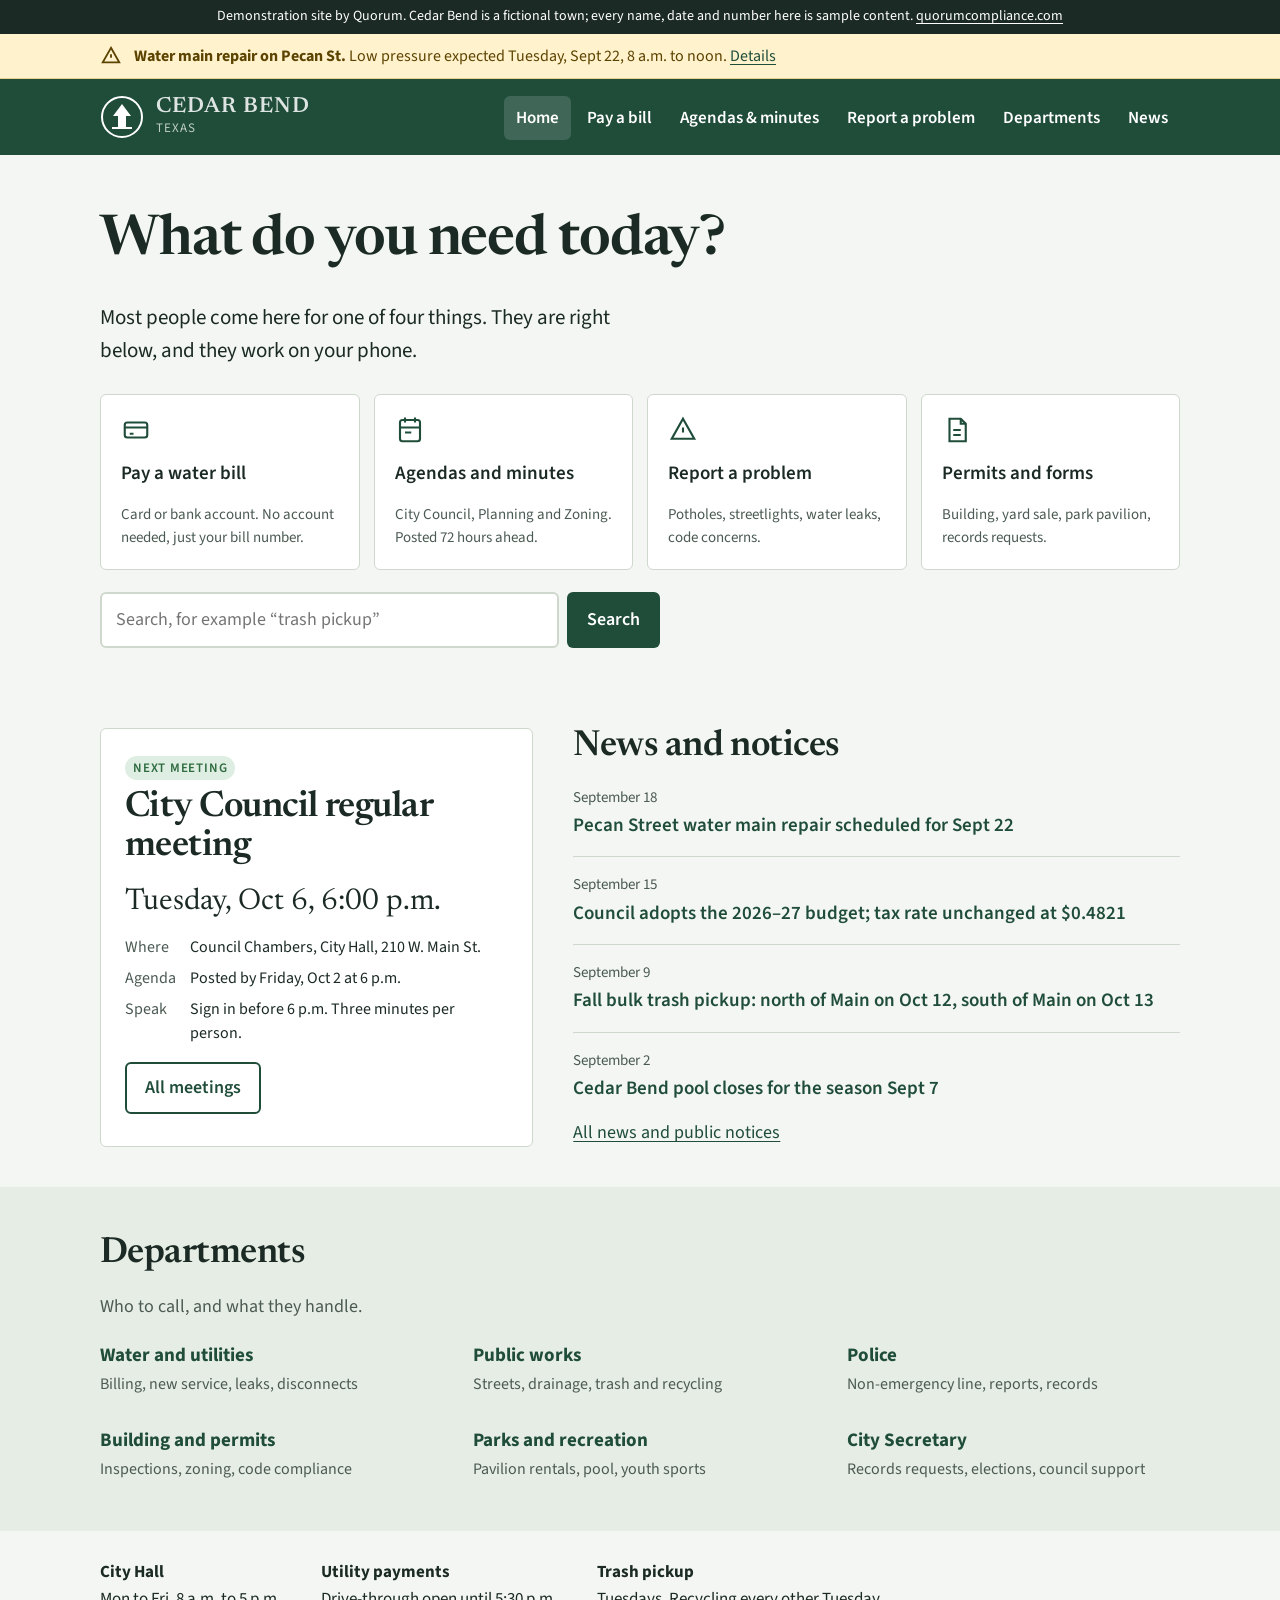
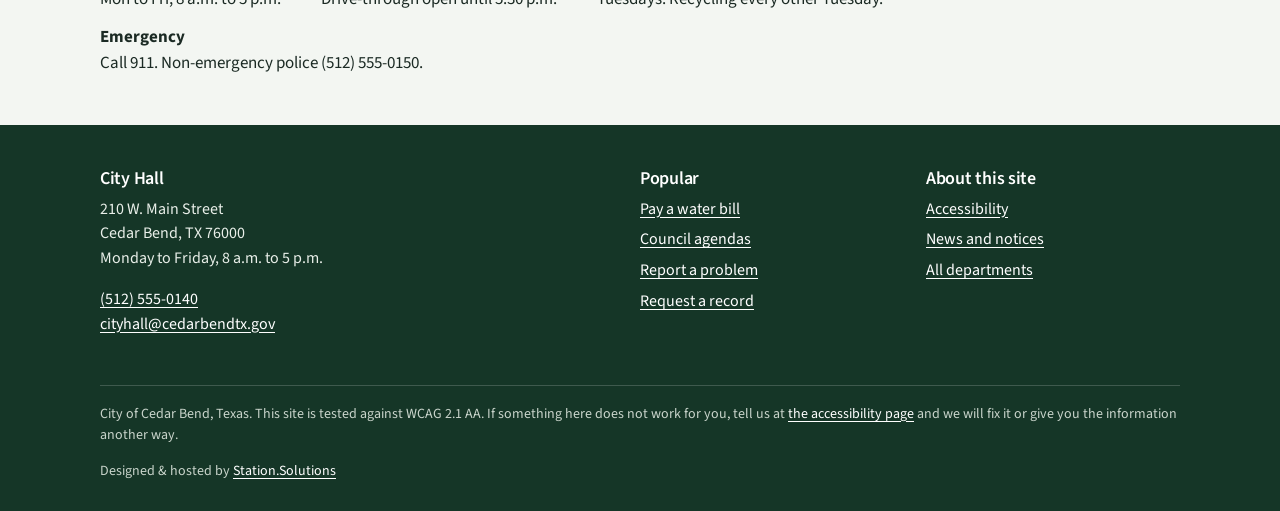
<file: index.html>
<!DOCTYPE html>
<html lang="en">
<head>
<meta charset="utf-8">
<meta name="viewport" content="width=device-width, initial-scale=1">
<title>Home | City of Cedar Bend, Texas</title>
<meta name="description" content="Pay a bill, find a meeting agenda, report a problem, or apply for a permit. The official website of the City of Cedar Bend, Texas.">
<meta name="robots" content="noindex, nofollow">
<link rel="preconnect" href="https://fonts.googleapis.com">
<link rel="preconnect" href="https://fonts.gstatic.com" crossorigin>
<link href="https://fonts.googleapis.com/css2?family=Newsreader:opsz,wght@6..72,600&family=Source+Sans+3:wght@400;600&display=swap" rel="stylesheet">
<link rel="stylesheet" href="assets/site.css">
</head>
<body>
<a class="skip" href="#main">Skip to main content</a>
<aside class="demo" aria-label="Demonstration notice">Demonstration site by Quorum. Cedar Bend is a fictional town; every name, date and number here is sample content. <a href="https://quorumcompliance.com">quorumcompliance.com</a></aside>
<section class="alert" aria-label="Service alert"><div class="wrap"><svg width="22" height="22" viewBox="0 0 24 24" fill="none" stroke="currentColor" stroke-width="2" aria-hidden="true"><path d="M12 3l9 16H3z"/><path d="M12 10v4M12 17h.01"/></svg><span><strong>Water main repair on Pecan St.</strong> Low pressure expected Tuesday, Sept 22, 8 a.m. to noon. <a href="news.html#pecan">Details</a></span></div></section>
<header class="top"><div class="wrap">
  <a class="logo" href="index.html"><svg class="seal" viewBox="0 0 44 44" aria-hidden="true"><circle cx="22" cy="22" r="20" fill="none" stroke="currentColor" stroke-width="2"/><path d="M22 9l9 12h-5v11h-8V21h-5z" fill="currentColor"/><path d="M12 33h20" stroke="currentColor" stroke-width="2"/></svg><span><b>Cedar Bend</b><span>Texas</span></span></a>
  <button class="menu-btn" aria-expanded="false" aria-controls="nav">Menu</button>
  <nav aria-label="Main"><ul class="nav" id="nav"><li><a href="index.html" aria-current="page">Home</a></li><li><a href="pay.html">Pay a bill</a></li><li><a href="meetings.html">Agendas & minutes</a></li><li><a href="report.html">Report a problem</a></li><li><a href="departments.html">Departments</a></li><li><a href="news.html">News</a></li></ul></nav>
</div></header>
<main id="main">

<section class="hero"><div class="wrap">
 <h1>What do you need today?</h1>
 <p class="lede">Most people come here for one of four things. They are right below, and they work on your phone.</p>
 <ul class="tasks">
  <li><a href="pay.html"><svg viewBox="0 0 24 24" fill="none" stroke="currentColor" stroke-width="1.7" aria-hidden="true"><rect x="3" y="6" width="18" height="12" rx="2"/><path d="M3 10h18M7 15h3"/></svg><b>Pay a water bill</b><span>Card or bank account. No account needed, just your bill number.</span></a></li>
  <li><a href="meetings.html"><svg viewBox="0 0 24 24" fill="none" stroke="currentColor" stroke-width="1.7" aria-hidden="true"><rect x="4" y="4" width="16" height="17" rx="2"/><path d="M8 2v4M16 2v4M4 10h16M8 14h5"/></svg><b>Agendas and minutes</b><span>City Council, Planning and Zoning. Posted 72 hours ahead.</span></a></li>
  <li><a href="report.html"><svg viewBox="0 0 24 24" fill="none" stroke="currentColor" stroke-width="1.7" aria-hidden="true"><path d="M12 3l9 16H3z"/><path d="M12 10v4M12 17h.01"/></svg><b>Report a problem</b><span>Potholes, streetlights, water leaks, code concerns.</span></a></li>
  <li><a href="departments.html#permits"><svg viewBox="0 0 24 24" fill="none" stroke="currentColor" stroke-width="1.7" aria-hidden="true"><path d="M6 3h9l4 4v14H6z"/><path d="M15 3v4h4M9 12h6M9 16h6"/></svg><b>Permits and forms</b><span>Building, yard sale, park pavilion, records requests.</span></a></li>
 </ul>
 <form class="search" role="search" action="#" method="get"><label for="q" class="skip">Search the site</label><input id="q" name="q" type="text" placeholder="Search, for example “trash pickup”"><button class="btn" type="submit">Search</button></form>
</div></section>

<section><div class="wrap split">
 <div class="card meeting" aria-labelledby="nm">
  <span class="tag ok">Next meeting</span>
  <h2 id="nm" style="margin-top:8px">City Council regular meeting</h2>
  <time datetime="2026-10-06T18:00">Tuesday, Oct 6, 6:00 p.m.</time>
  <dl><dt>Where</dt><dd>Council Chambers, City Hall, 210 W. Main St.</dd><dt>Agenda</dt><dd>Posted by Friday, Oct 2 at 6 p.m.</dd><dt>Speak</dt><dd>Sign in before 6 p.m. Three minutes per person.</dd></dl>
  <a class="btn ghost" href="meetings.html">All meetings</a>
 </div>
 <div>
  <h2>News and notices</h2>
  <ul class="news">
   <li><time datetime="2026-09-18">September 18</time><a href="news.html#pecan">Pecan Street water main repair scheduled for Sept 22</a></li>
   <li><time datetime="2026-09-15">September 15</time><a href="news.html#budget">Council adopts the 2026–27 budget; tax rate unchanged at $0.4821</a></li>
   <li><time datetime="2026-09-09">September 9</time><a href="news.html#bulk">Fall bulk trash pickup: north of Main on Oct 12, south of Main on Oct 13</a></li>
   <li><time datetime="2026-09-02">September 2</time><a href="news.html#pool">Cedar Bend pool closes for the season Sept 7</a></li>
  </ul>
  <a href="news.html">All news and public notices</a>
 </div>
</div></section>

<section class="band"><div class="wrap">
 <h2>Departments</h2>
 <p class="muted">Who to call, and what they handle.</p>
 <ul class="depts">
  <li><a href="departments.html#utilities"><b>Water and utilities</b><span>Billing, new service, leaks, disconnects</span></a></li>
  <li><a href="departments.html#streets"><b>Public works</b><span>Streets, drainage, trash and recycling</span></a></li>
  <li><a href="departments.html#police"><b>Police</b><span>Non-emergency line, reports, records</span></a></li>
  <li><a href="departments.html#permits"><b>Building and permits</b><span>Inspections, zoning, code compliance</span></a></li>
  <li><a href="departments.html#parks"><b>Parks and recreation</b><span>Pavilion rentals, pool, youth sports</span></a></li>
  <li><a href="departments.html#records"><b>City Secretary</b><span>Records requests, elections, council support</span></a></li>
 </ul>
</div></section>

<section><div class="wrap hours">
 <div><b>City Hall</b>Mon to Fri, 8 a.m. to 5 p.m.</div>
 <div><b>Utility payments</b>Drive-through open until 5:30 p.m.</div>
 <div><b>Trash pickup</b>Tuesdays. Recycling every other Tuesday.</div>
 <div><b>Emergency</b>Call 911. Non-emergency police (512) 555-0150.</div>
</div></section>

</main>
<footer><div class="wrap">
 <div class="fgrid">
  <div><h2>City Hall</h2><p>210 W. Main Street<br>Cedar Bend, TX 76000<br>Monday to Friday, 8 a.m. to 5 p.m.</p><p><a href="tel:+15125550140">(512) 555-0140</a><br><a href="mailto:cityhall@cedarbendtx.gov">cityhall@cedarbendtx.gov</a></p></div>
  <div><h2>Popular</h2><ul><li><a href="pay.html">Pay a water bill</a></li><li><a href="meetings.html">Council agendas</a></li><li><a href="report.html">Report a problem</a></li><li><a href="departments.html#records">Request a record</a></li></ul></div>
  <div><h2>About this site</h2><ul><li><a href="accessibility.html">Accessibility</a></li><li><a href="news.html">News and notices</a></li><li><a href="departments.html">All departments</a></li></ul></div>
 </div>
 <div class="legal">City of Cedar Bend, Texas. This site is tested against WCAG 2.1 AA. If something here does not work for you, tell us at <a href="accessibility.html">the accessibility page</a> and we will fix it or give you the information another way.</div>
 <div class="credit">Designed &amp; hosted by <a href="https://station.solutions/" target="_blank" rel="noopener">Station.Solutions</a></div>
</div></footer>
<script>
(function(){var b=document.querySelector('.menu-btn'),n=document.getElementById('nav');if(!b||!n)return;b.addEventListener('click',function(){var o=n.classList.toggle('open');b.setAttribute('aria-expanded',o?'true':'false');});})();
</script>
</body>
</html>
</file>
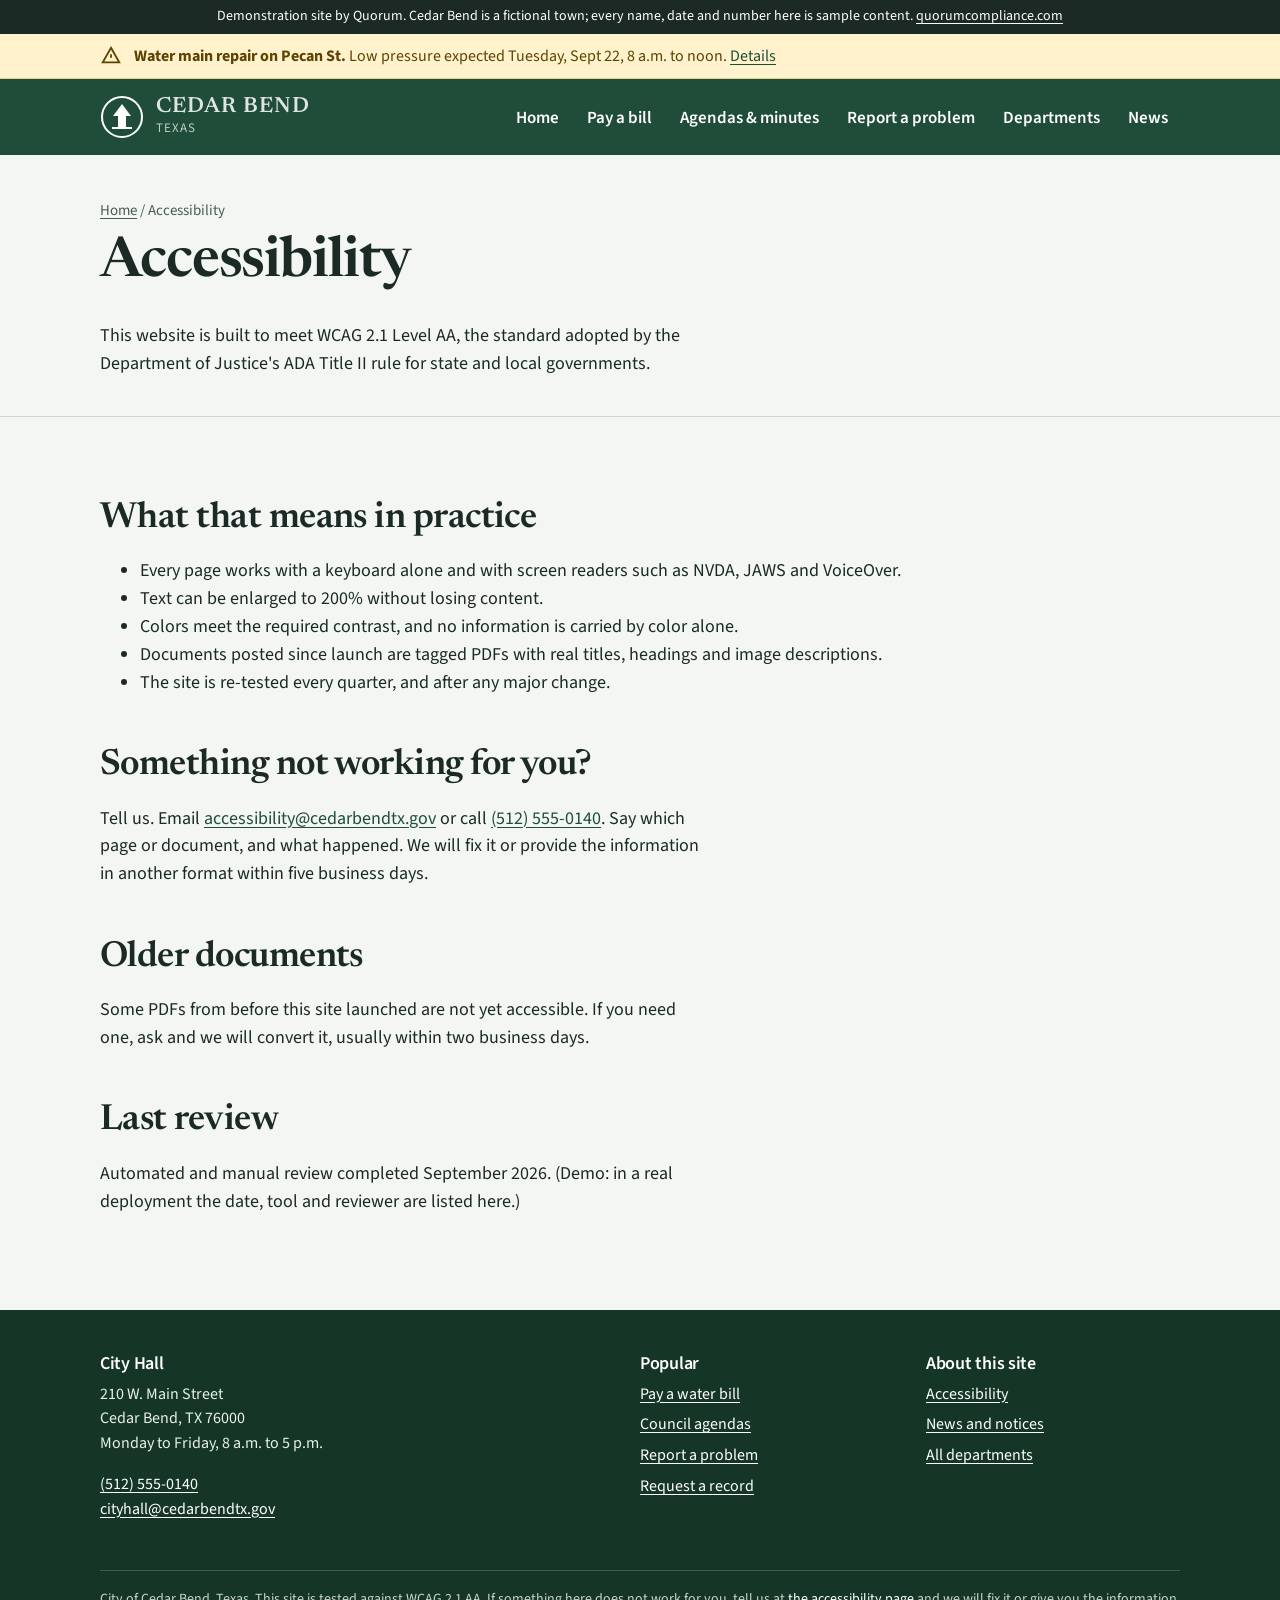
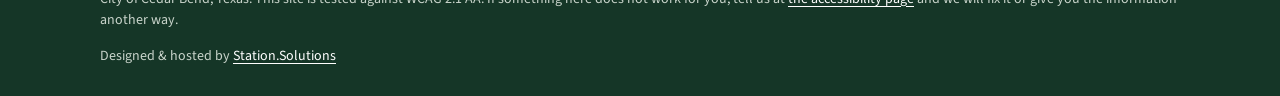
<file: accessibility.html>
<!DOCTYPE html>
<html lang="en">
<head>
<meta charset="utf-8">
<meta name="viewport" content="width=device-width, initial-scale=1">
<title>Accessibility | City of Cedar Bend, Texas</title>
<meta name="description" content="How the City of Cedar Bend website is tested for accessibility and how to report a problem.">
<meta name="robots" content="noindex, nofollow">
<link rel="preconnect" href="https://fonts.googleapis.com">
<link rel="preconnect" href="https://fonts.gstatic.com" crossorigin>
<link href="https://fonts.googleapis.com/css2?family=Newsreader:opsz,wght@6..72,600&family=Source+Sans+3:wght@400;600&display=swap" rel="stylesheet">
<link rel="stylesheet" href="assets/site.css">
</head>
<body>
<a class="skip" href="#main">Skip to main content</a>
<aside class="demo" aria-label="Demonstration notice">Demonstration site by Quorum. Cedar Bend is a fictional town; every name, date and number here is sample content. <a href="https://quorumcompliance.com">quorumcompliance.com</a></aside>
<section class="alert" aria-label="Service alert"><div class="wrap"><svg width="22" height="22" viewBox="0 0 24 24" fill="none" stroke="currentColor" stroke-width="2" aria-hidden="true"><path d="M12 3l9 16H3z"/><path d="M12 10v4M12 17h.01"/></svg><span><strong>Water main repair on Pecan St.</strong> Low pressure expected Tuesday, Sept 22, 8 a.m. to noon. <a href="news.html#pecan">Details</a></span></div></section>
<header class="top"><div class="wrap">
  <a class="logo" href="index.html"><svg class="seal" viewBox="0 0 44 44" aria-hidden="true"><circle cx="22" cy="22" r="20" fill="none" stroke="currentColor" stroke-width="2"/><path d="M22 9l9 12h-5v11h-8V21h-5z" fill="currentColor"/><path d="M12 33h20" stroke="currentColor" stroke-width="2"/></svg><span><b>Cedar Bend</b><span>Texas</span></span></a>
  <button class="menu-btn" aria-expanded="false" aria-controls="nav">Menu</button>
  <nav aria-label="Main"><ul class="nav" id="nav"><li><a href="index.html">Home</a></li><li><a href="pay.html">Pay a bill</a></li><li><a href="meetings.html">Agendas & minutes</a></li><li><a href="report.html">Report a problem</a></li><li><a href="departments.html">Departments</a></li><li><a href="news.html">News</a></li></ul></nav>
</div></header>
<main id="main">

<div class="page-head"><div class="wrap"><div class="crumbs"><a href="index.html">Home</a> / Accessibility</div><h1>Accessibility</h1><p class="lede">This website is built to meet WCAG 2.1 Level AA, the standard adopted by the Department of Justice's ADA Title II rule for state and local governments.</p></div></div>
<div class="wrap content">
 <h2>What that means in practice</h2>
 <ul><li>Every page works with a keyboard alone and with screen readers such as NVDA, JAWS and VoiceOver.</li><li>Text can be enlarged to 200% without losing content.</li><li>Colors meet the required contrast, and no information is carried by color alone.</li><li>Documents posted since launch are tagged PDFs with real titles, headings and image descriptions.</li><li>The site is re-tested every quarter, and after any major change.</li></ul>
 <h2>Something not working for you?</h2>
 <p>Tell us. Email <a href="mailto:accessibility@cedarbendtx.gov">accessibility@cedarbendtx.gov</a> or call <a href="tel:+15125550140">(512) 555-0140</a>. Say which page or document, and what happened. We will fix it or provide the information in another format within five business days.</p>
 <h2>Older documents</h2>
 <p>Some PDFs from before this site launched are not yet accessible. If you need one, ask and we will convert it, usually within two business days.</p>
 <h2>Last review</h2>
 <p>Automated and manual review completed September 2026. (Demo: in a real deployment the date, tool and reviewer are listed here.)</p>
</div>

</main>
<footer><div class="wrap">
 <div class="fgrid">
  <div><h2>City Hall</h2><p>210 W. Main Street<br>Cedar Bend, TX 76000<br>Monday to Friday, 8 a.m. to 5 p.m.</p><p><a href="tel:+15125550140">(512) 555-0140</a><br><a href="mailto:cityhall@cedarbendtx.gov">cityhall@cedarbendtx.gov</a></p></div>
  <div><h2>Popular</h2><ul><li><a href="pay.html">Pay a water bill</a></li><li><a href="meetings.html">Council agendas</a></li><li><a href="report.html">Report a problem</a></li><li><a href="departments.html#records">Request a record</a></li></ul></div>
  <div><h2>About this site</h2><ul><li><a href="accessibility.html">Accessibility</a></li><li><a href="news.html">News and notices</a></li><li><a href="departments.html">All departments</a></li></ul></div>
 </div>
 <div class="legal">City of Cedar Bend, Texas. This site is tested against WCAG 2.1 AA. If something here does not work for you, tell us at <a href="accessibility.html">the accessibility page</a> and we will fix it or give you the information another way.</div>
 <div class="credit">Designed &amp; hosted by <a href="https://station.solutions/" target="_blank" rel="noopener">Station.Solutions</a></div>
</div></footer>
<script>
(function(){var b=document.querySelector('.menu-btn'),n=document.getElementById('nav');if(!b||!n)return;b.addEventListener('click',function(){var o=n.classList.toggle('open');b.setAttribute('aria-expanded',o?'true':'false');});})();
</script>
</body>
</html>
</file>
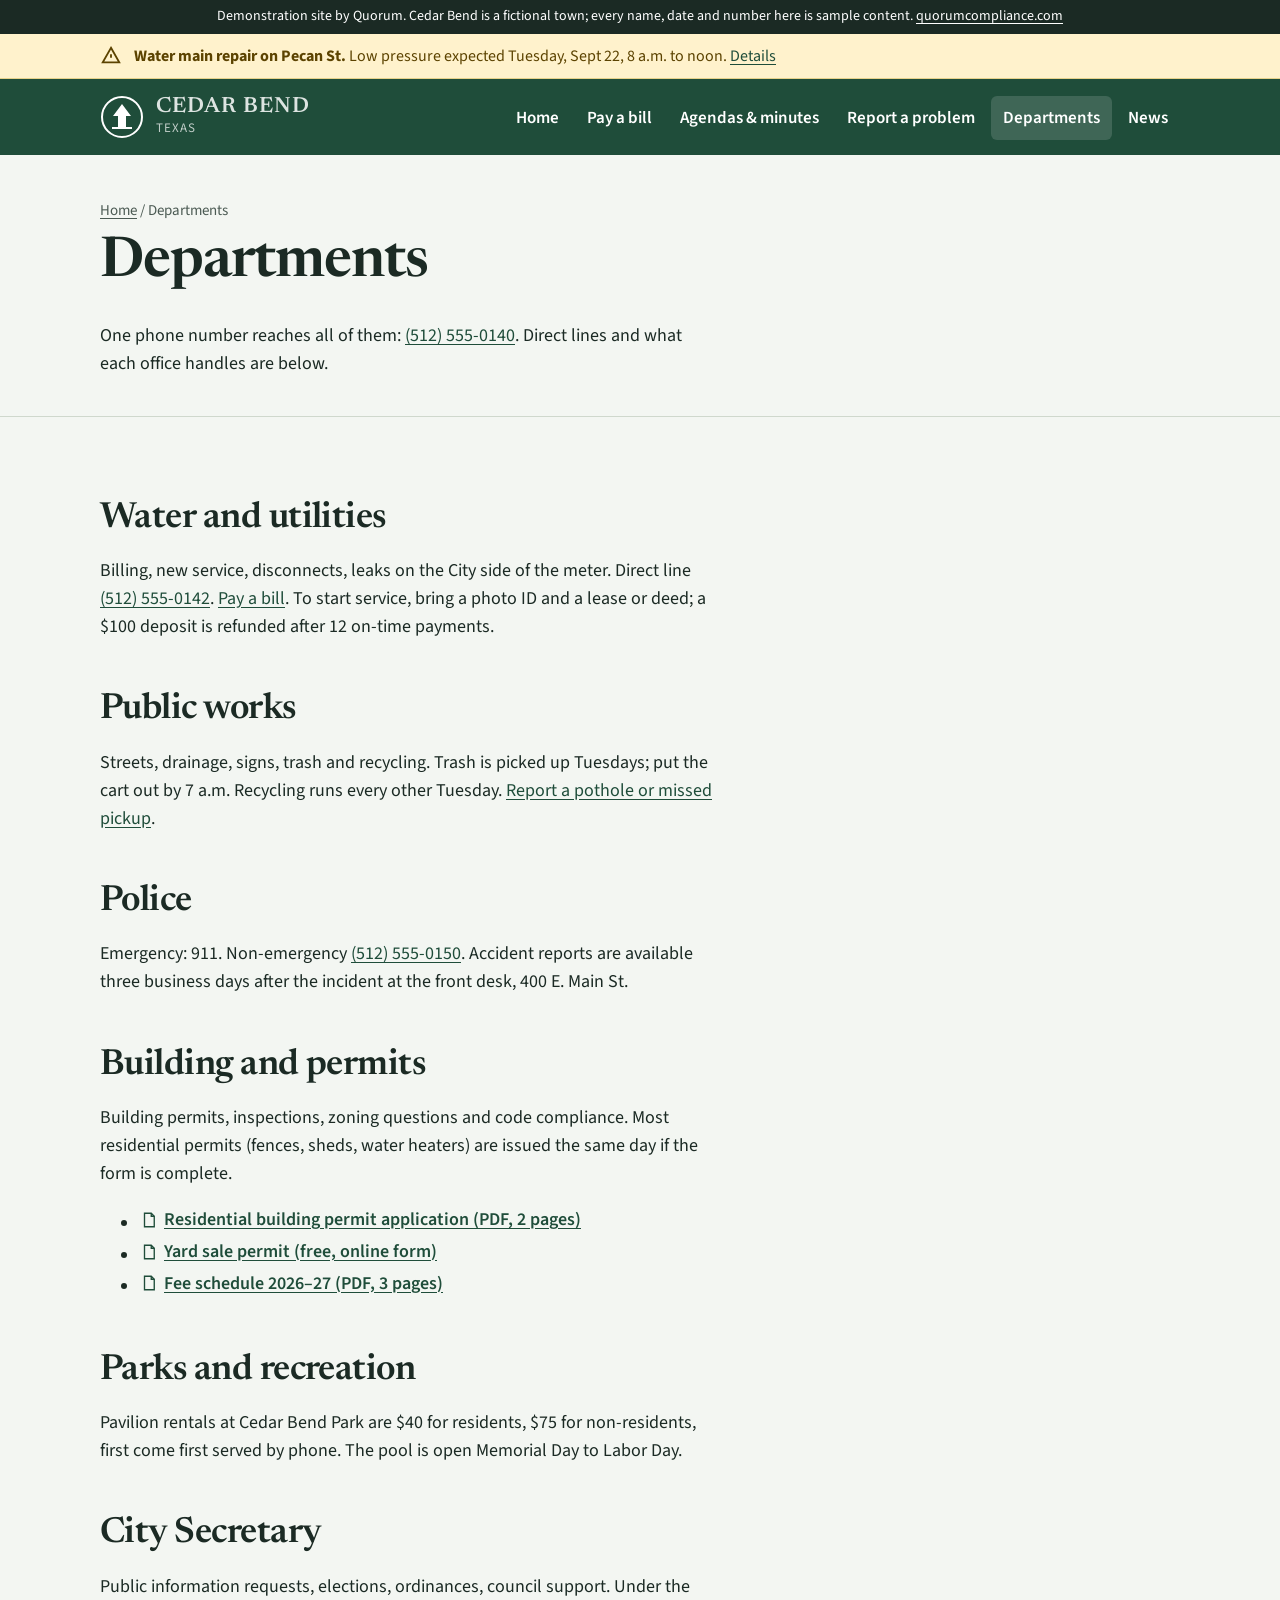
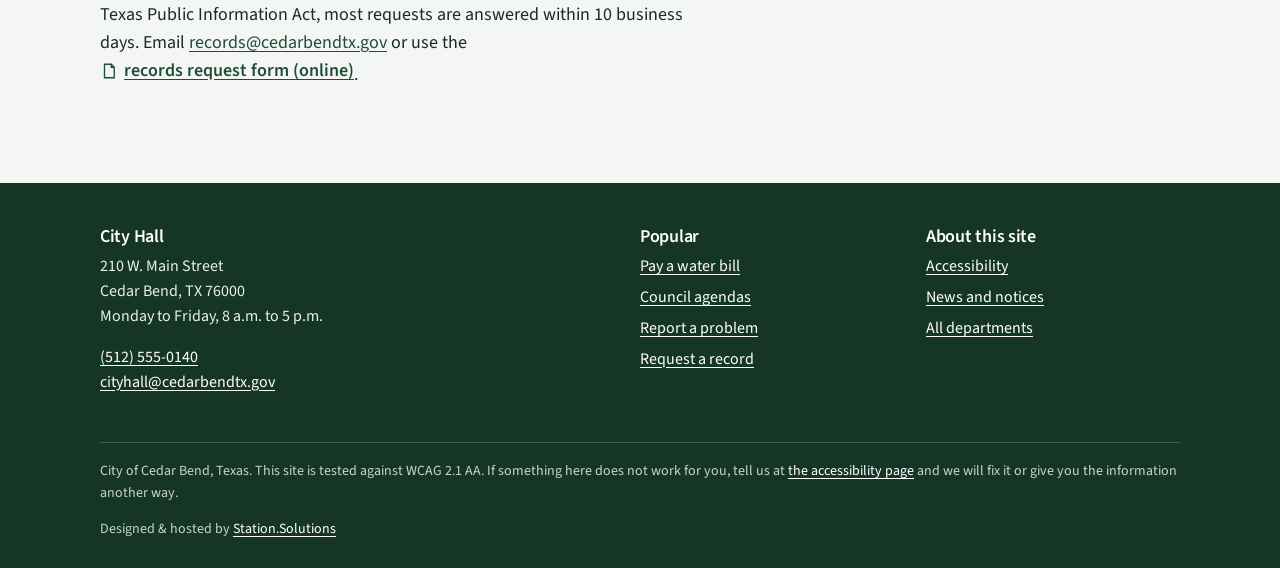
<file: departments.html>
<!DOCTYPE html>
<html lang="en">
<head>
<meta charset="utf-8">
<meta name="viewport" content="width=device-width, initial-scale=1">
<title>Departments | City of Cedar Bend, Texas</title>
<meta name="description" content="Every City of Cedar Bend department, what it handles, and how to reach it.">
<meta name="robots" content="noindex, nofollow">
<link rel="preconnect" href="https://fonts.googleapis.com">
<link rel="preconnect" href="https://fonts.gstatic.com" crossorigin>
<link href="https://fonts.googleapis.com/css2?family=Newsreader:opsz,wght@6..72,600&family=Source+Sans+3:wght@400;600&display=swap" rel="stylesheet">
<link rel="stylesheet" href="assets/site.css">
</head>
<body>
<a class="skip" href="#main">Skip to main content</a>
<aside class="demo" aria-label="Demonstration notice">Demonstration site by Quorum. Cedar Bend is a fictional town; every name, date and number here is sample content. <a href="https://quorumcompliance.com">quorumcompliance.com</a></aside>
<section class="alert" aria-label="Service alert"><div class="wrap"><svg width="22" height="22" viewBox="0 0 24 24" fill="none" stroke="currentColor" stroke-width="2" aria-hidden="true"><path d="M12 3l9 16H3z"/><path d="M12 10v4M12 17h.01"/></svg><span><strong>Water main repair on Pecan St.</strong> Low pressure expected Tuesday, Sept 22, 8 a.m. to noon. <a href="news.html#pecan">Details</a></span></div></section>
<header class="top"><div class="wrap">
  <a class="logo" href="index.html"><svg class="seal" viewBox="0 0 44 44" aria-hidden="true"><circle cx="22" cy="22" r="20" fill="none" stroke="currentColor" stroke-width="2"/><path d="M22 9l9 12h-5v11h-8V21h-5z" fill="currentColor"/><path d="M12 33h20" stroke="currentColor" stroke-width="2"/></svg><span><b>Cedar Bend</b><span>Texas</span></span></a>
  <button class="menu-btn" aria-expanded="false" aria-controls="nav">Menu</button>
  <nav aria-label="Main"><ul class="nav" id="nav"><li><a href="index.html">Home</a></li><li><a href="pay.html">Pay a bill</a></li><li><a href="meetings.html">Agendas & minutes</a></li><li><a href="report.html">Report a problem</a></li><li><a href="departments.html" aria-current="page">Departments</a></li><li><a href="news.html">News</a></li></ul></nav>
</div></header>
<main id="main">

<div class="page-head"><div class="wrap"><div class="crumbs"><a href="index.html">Home</a> / Departments</div><h1>Departments</h1><p class="lede">One phone number reaches all of them: <a href="tel:+15125550140">(512) 555-0140</a>. Direct lines and what each office handles are below.</p></div></div>
<div class="wrap content">
 <section id="utilities"><h2>Water and utilities</h2><p>Billing, new service, disconnects, leaks on the City side of the meter. Direct line <a href="tel:+15125550142">(512) 555-0142</a>. <a href="pay.html">Pay a bill</a>. To start service, bring a photo ID and a lease or deed; a $100 deposit is refunded after 12 on-time payments.</p></section>
 <section id="streets"><h2>Public works</h2><p>Streets, drainage, signs, trash and recycling. Trash is picked up Tuesdays; put the cart out by 7 a.m. Recycling runs every other Tuesday. <a href="report.html">Report a pothole or missed pickup</a>.</p></section>
 <section id="police"><h2>Police</h2><p>Emergency: 911. Non-emergency <a href="tel:+15125550150">(512) 555-0150</a>. Accident reports are available three business days after the incident at the front desk, 400 E. Main St.</p></section>
 <section id="permits"><h2>Building and permits</h2><p>Building permits, inspections, zoning questions and code compliance. Most residential permits (fences, sheds, water heaters) are issued the same day if the form is complete.</p>
 <ul><li><a class="doc" href="#"><svg viewBox="0 0 24 24" fill="none" stroke="currentColor" stroke-width="1.8" aria-hidden="true"><path d="M6 3h9l4 4v14H6z"/><path d="M15 3v4h4"/></svg> Residential building permit application (PDF, 2 pages)</a></li><li><a class="doc" href="#"><svg viewBox="0 0 24 24" fill="none" stroke="currentColor" stroke-width="1.8" aria-hidden="true"><path d="M6 3h9l4 4v14H6z"/><path d="M15 3v4h4"/></svg> Yard sale permit (free, online form)</a></li><li><a class="doc" href="#"><svg viewBox="0 0 24 24" fill="none" stroke="currentColor" stroke-width="1.8" aria-hidden="true"><path d="M6 3h9l4 4v14H6z"/><path d="M15 3v4h4"/></svg> Fee schedule 2026–27 (PDF, 3 pages)</a></li></ul></section>
 <section id="parks"><h2>Parks and recreation</h2><p>Pavilion rentals at Cedar Bend Park are $40 for residents, $75 for non-residents, first come first served by phone. The pool is open Memorial Day to Labor Day.</p></section>
 <section id="records"><h2>City Secretary</h2><p>Public information requests, elections, ordinances, council support. Under the Texas Public Information Act, most requests are answered within 10 business days. Email <a href="mailto:records@cedarbendtx.gov">records@cedarbendtx.gov</a> or use the <a class="doc" href="#"><svg viewBox="0 0 24 24" fill="none" stroke="currentColor" stroke-width="1.8" aria-hidden="true"><path d="M6 3h9l4 4v14H6z"/><path d="M15 3v4h4"/></svg> records request form (online)</a>.</p></section>
</div>

</main>
<footer><div class="wrap">
 <div class="fgrid">
  <div><h2>City Hall</h2><p>210 W. Main Street<br>Cedar Bend, TX 76000<br>Monday to Friday, 8 a.m. to 5 p.m.</p><p><a href="tel:+15125550140">(512) 555-0140</a><br><a href="mailto:cityhall@cedarbendtx.gov">cityhall@cedarbendtx.gov</a></p></div>
  <div><h2>Popular</h2><ul><li><a href="pay.html">Pay a water bill</a></li><li><a href="meetings.html">Council agendas</a></li><li><a href="report.html">Report a problem</a></li><li><a href="departments.html#records">Request a record</a></li></ul></div>
  <div><h2>About this site</h2><ul><li><a href="accessibility.html">Accessibility</a></li><li><a href="news.html">News and notices</a></li><li><a href="departments.html">All departments</a></li></ul></div>
 </div>
 <div class="legal">City of Cedar Bend, Texas. This site is tested against WCAG 2.1 AA. If something here does not work for you, tell us at <a href="accessibility.html">the accessibility page</a> and we will fix it or give you the information another way.</div>
 <div class="credit">Designed &amp; hosted by <a href="https://station.solutions/" target="_blank" rel="noopener">Station.Solutions</a></div>
</div></footer>
<script>
(function(){var b=document.querySelector('.menu-btn'),n=document.getElementById('nav');if(!b||!n)return;b.addEventListener('click',function(){var o=n.classList.toggle('open');b.setAttribute('aria-expanded',o?'true':'false');});})();
</script>
</body>
</html>
</file>
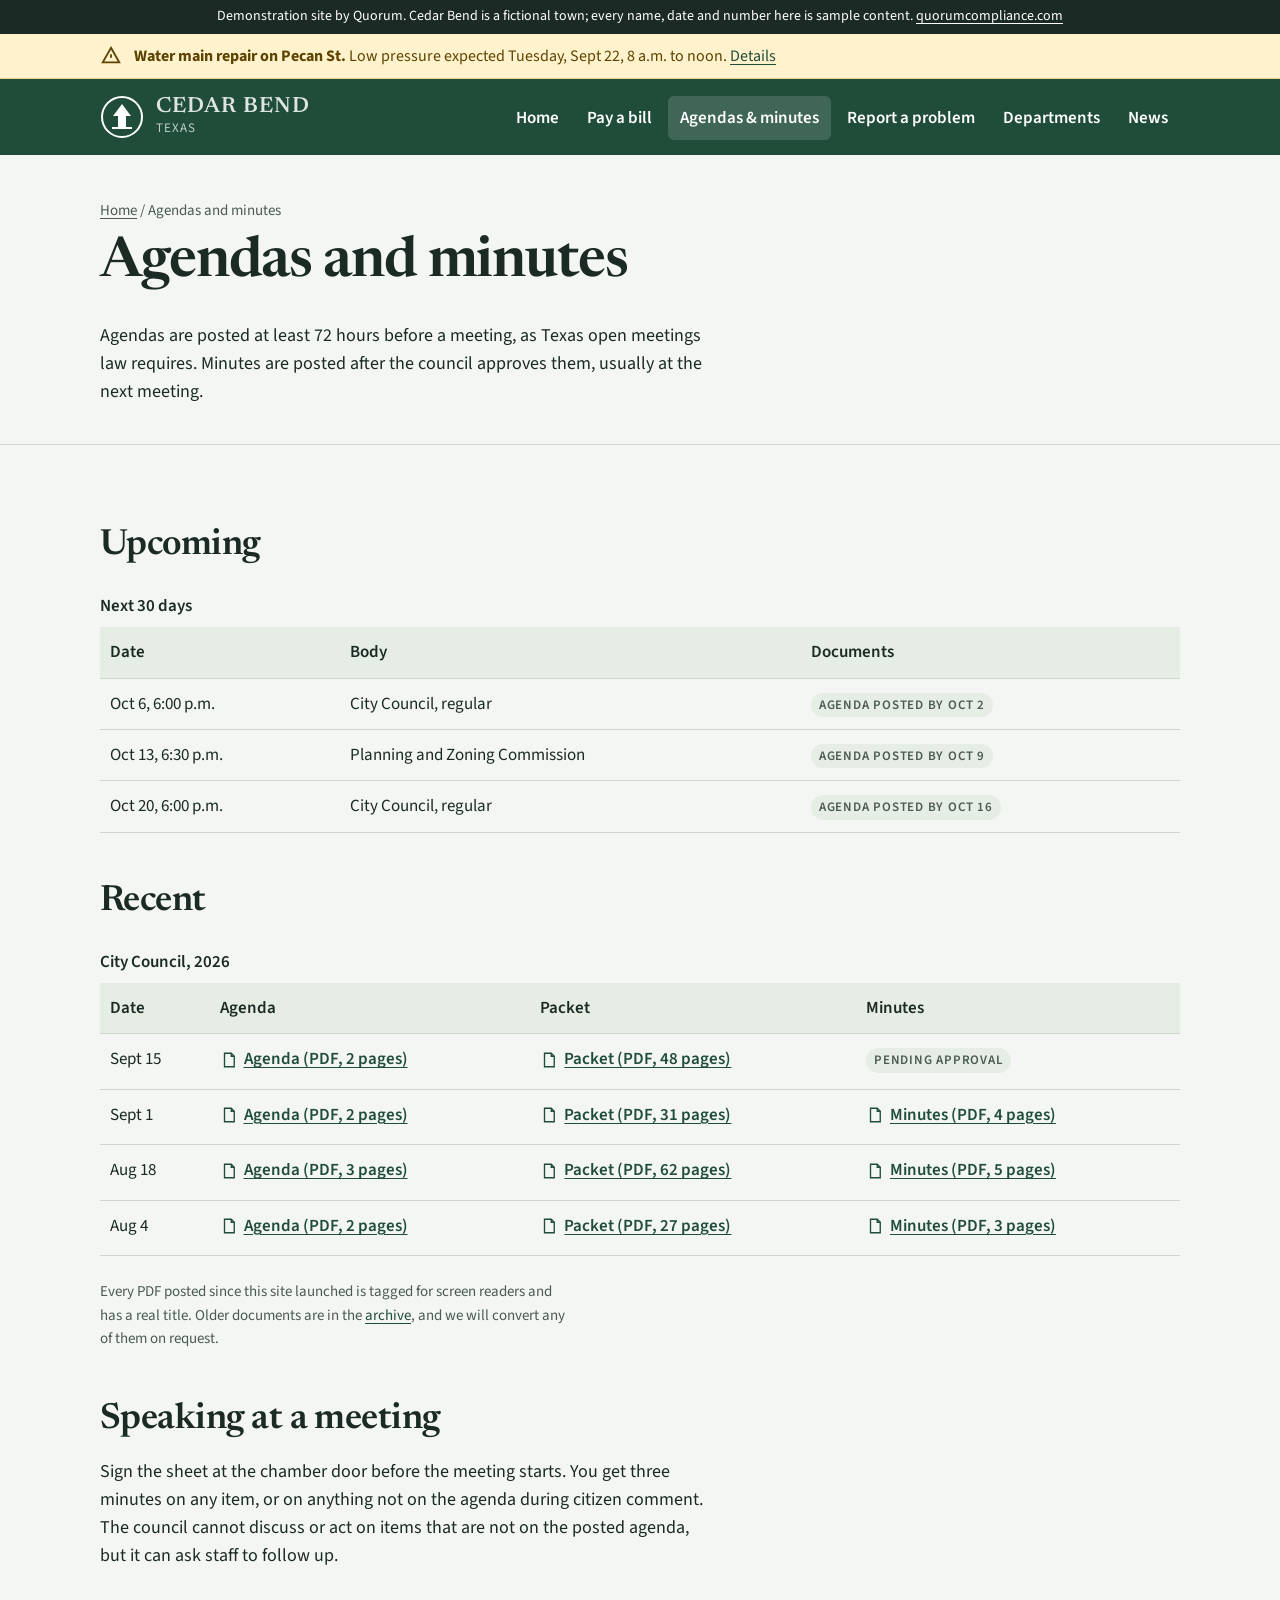
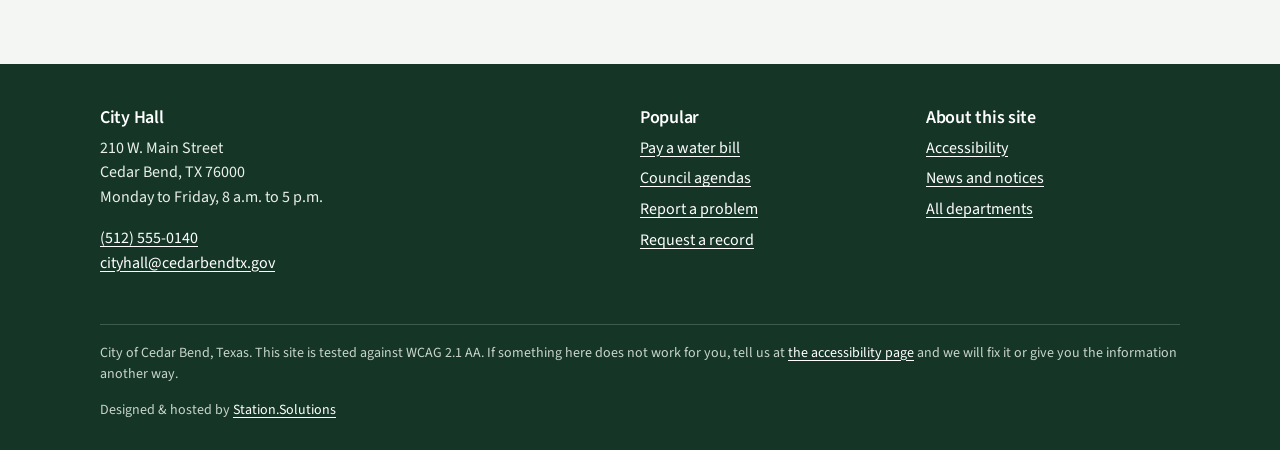
<file: meetings.html>
<!DOCTYPE html>
<html lang="en">
<head>
<meta charset="utf-8">
<meta name="viewport" content="width=device-width, initial-scale=1">
<title>Agendas and minutes | City of Cedar Bend, Texas</title>
<meta name="description" content="City Council and board agendas, packets and minutes for the City of Cedar Bend, posted at least 72 hours before each meeting.">
<meta name="robots" content="noindex, nofollow">
<link rel="preconnect" href="https://fonts.googleapis.com">
<link rel="preconnect" href="https://fonts.gstatic.com" crossorigin>
<link href="https://fonts.googleapis.com/css2?family=Newsreader:opsz,wght@6..72,600&family=Source+Sans+3:wght@400;600&display=swap" rel="stylesheet">
<link rel="stylesheet" href="assets/site.css">
</head>
<body>
<a class="skip" href="#main">Skip to main content</a>
<aside class="demo" aria-label="Demonstration notice">Demonstration site by Quorum. Cedar Bend is a fictional town; every name, date and number here is sample content. <a href="https://quorumcompliance.com">quorumcompliance.com</a></aside>
<section class="alert" aria-label="Service alert"><div class="wrap"><svg width="22" height="22" viewBox="0 0 24 24" fill="none" stroke="currentColor" stroke-width="2" aria-hidden="true"><path d="M12 3l9 16H3z"/><path d="M12 10v4M12 17h.01"/></svg><span><strong>Water main repair on Pecan St.</strong> Low pressure expected Tuesday, Sept 22, 8 a.m. to noon. <a href="news.html#pecan">Details</a></span></div></section>
<header class="top"><div class="wrap">
  <a class="logo" href="index.html"><svg class="seal" viewBox="0 0 44 44" aria-hidden="true"><circle cx="22" cy="22" r="20" fill="none" stroke="currentColor" stroke-width="2"/><path d="M22 9l9 12h-5v11h-8V21h-5z" fill="currentColor"/><path d="M12 33h20" stroke="currentColor" stroke-width="2"/></svg><span><b>Cedar Bend</b><span>Texas</span></span></a>
  <button class="menu-btn" aria-expanded="false" aria-controls="nav">Menu</button>
  <nav aria-label="Main"><ul class="nav" id="nav"><li><a href="index.html">Home</a></li><li><a href="pay.html">Pay a bill</a></li><li><a href="meetings.html" aria-current="page">Agendas & minutes</a></li><li><a href="report.html">Report a problem</a></li><li><a href="departments.html">Departments</a></li><li><a href="news.html">News</a></li></ul></nav>
</div></header>
<main id="main">

<div class="page-head"><div class="wrap"><div class="crumbs"><a href="index.html">Home</a> / Agendas and minutes</div><h1>Agendas and minutes</h1><p class="lede">Agendas are posted at least 72 hours before a meeting, as Texas open meetings law requires. Minutes are posted after the council approves them, usually at the next meeting.</p></div></div>
<div class="wrap content">
 <h2>Upcoming</h2>
 <table>
  <caption>Next 30 days</caption>
  <thead><tr><th scope="col">Date</th><th scope="col">Body</th><th scope="col">Documents</th></tr></thead>
  <tbody>
  <tr><td><time datetime="2026-10-06T18:00">Oct 6, 6:00 p.m.</time></td><td>City Council, regular</td><td><span class="tag">Agenda posted by Oct 2</span></td></tr>
  <tr><td><time datetime="2026-10-13T18:30">Oct 13, 6:30 p.m.</time></td><td>Planning and Zoning Commission</td><td><span class="tag">Agenda posted by Oct 9</span></td></tr>
  <tr><td><time datetime="2026-10-20T18:00">Oct 20, 6:00 p.m.</time></td><td>City Council, regular</td><td><span class="tag">Agenda posted by Oct 16</span></td></tr>
  </tbody>
 </table>
 <h2>Recent</h2>
 <table>
  <caption>City Council, 2026</caption>
  <thead><tr><th scope="col">Date</th><th scope="col">Agenda</th><th scope="col">Packet</th><th scope="col">Minutes</th></tr></thead>
  <tbody>
  <tr><td>Sept 15</td><td><a class="doc" href="#"><svg viewBox="0 0 24 24" fill="none" stroke="currentColor" stroke-width="1.8" aria-hidden="true"><path d="M6 3h9l4 4v14H6z"/><path d="M15 3v4h4"/></svg> Agenda (PDF, 2 pages)</a></td><td><a class="doc" href="#"><svg viewBox="0 0 24 24" fill="none" stroke="currentColor" stroke-width="1.8" aria-hidden="true"><path d="M6 3h9l4 4v14H6z"/><path d="M15 3v4h4"/></svg> Packet (PDF, 48 pages)</a></td><td><span class="tag">Pending approval</span></td></tr>
  <tr><td>Sept 1</td><td><a class="doc" href="#"><svg viewBox="0 0 24 24" fill="none" stroke="currentColor" stroke-width="1.8" aria-hidden="true"><path d="M6 3h9l4 4v14H6z"/><path d="M15 3v4h4"/></svg> Agenda (PDF, 2 pages)</a></td><td><a class="doc" href="#"><svg viewBox="0 0 24 24" fill="none" stroke="currentColor" stroke-width="1.8" aria-hidden="true"><path d="M6 3h9l4 4v14H6z"/><path d="M15 3v4h4"/></svg> Packet (PDF, 31 pages)</a></td><td><a class="doc" href="#"><svg viewBox="0 0 24 24" fill="none" stroke="currentColor" stroke-width="1.8" aria-hidden="true"><path d="M6 3h9l4 4v14H6z"/><path d="M15 3v4h4"/></svg> Minutes (PDF, 4 pages)</a></td></tr>
  <tr><td>Aug 18</td><td><a class="doc" href="#"><svg viewBox="0 0 24 24" fill="none" stroke="currentColor" stroke-width="1.8" aria-hidden="true"><path d="M6 3h9l4 4v14H6z"/><path d="M15 3v4h4"/></svg> Agenda (PDF, 3 pages)</a></td><td><a class="doc" href="#"><svg viewBox="0 0 24 24" fill="none" stroke="currentColor" stroke-width="1.8" aria-hidden="true"><path d="M6 3h9l4 4v14H6z"/><path d="M15 3v4h4"/></svg> Packet (PDF, 62 pages)</a></td><td><a class="doc" href="#"><svg viewBox="0 0 24 24" fill="none" stroke="currentColor" stroke-width="1.8" aria-hidden="true"><path d="M6 3h9l4 4v14H6z"/><path d="M15 3v4h4"/></svg> Minutes (PDF, 5 pages)</a></td></tr>
  <tr><td>Aug 4</td><td><a class="doc" href="#"><svg viewBox="0 0 24 24" fill="none" stroke="currentColor" stroke-width="1.8" aria-hidden="true"><path d="M6 3h9l4 4v14H6z"/><path d="M15 3v4h4"/></svg> Agenda (PDF, 2 pages)</a></td><td><a class="doc" href="#"><svg viewBox="0 0 24 24" fill="none" stroke="currentColor" stroke-width="1.8" aria-hidden="true"><path d="M6 3h9l4 4v14H6z"/><path d="M15 3v4h4"/></svg> Packet (PDF, 27 pages)</a></td><td><a class="doc" href="#"><svg viewBox="0 0 24 24" fill="none" stroke="currentColor" stroke-width="1.8" aria-hidden="true"><path d="M6 3h9l4 4v14H6z"/><path d="M15 3v4h4"/></svg> Minutes (PDF, 3 pages)</a></td></tr>
  </tbody>
 </table>
 <p class="small muted">Every PDF posted since this site launched is tagged for screen readers and has a real title. Older documents are in the <a href="#">archive</a>, and we will convert any of them on request.</p>
 <h2>Speaking at a meeting</h2>
 <p>Sign the sheet at the chamber door before the meeting starts. You get three minutes on any item, or on anything not on the agenda during citizen comment. The council cannot discuss or act on items that are not on the posted agenda, but it can ask staff to follow up.</p>
</div>

</main>
<footer><div class="wrap">
 <div class="fgrid">
  <div><h2>City Hall</h2><p>210 W. Main Street<br>Cedar Bend, TX 76000<br>Monday to Friday, 8 a.m. to 5 p.m.</p><p><a href="tel:+15125550140">(512) 555-0140</a><br><a href="mailto:cityhall@cedarbendtx.gov">cityhall@cedarbendtx.gov</a></p></div>
  <div><h2>Popular</h2><ul><li><a href="pay.html">Pay a water bill</a></li><li><a href="meetings.html">Council agendas</a></li><li><a href="report.html">Report a problem</a></li><li><a href="departments.html#records">Request a record</a></li></ul></div>
  <div><h2>About this site</h2><ul><li><a href="accessibility.html">Accessibility</a></li><li><a href="news.html">News and notices</a></li><li><a href="departments.html">All departments</a></li></ul></div>
 </div>
 <div class="legal">City of Cedar Bend, Texas. This site is tested against WCAG 2.1 AA. If something here does not work for you, tell us at <a href="accessibility.html">the accessibility page</a> and we will fix it or give you the information another way.</div>
 <div class="credit">Designed &amp; hosted by <a href="https://station.solutions/" target="_blank" rel="noopener">Station.Solutions</a></div>
</div></footer>
<script>
(function(){var b=document.querySelector('.menu-btn'),n=document.getElementById('nav');if(!b||!n)return;b.addEventListener('click',function(){var o=n.classList.toggle('open');b.setAttribute('aria-expanded',o?'true':'false');});})();
</script>
</body>
</html>
</file>
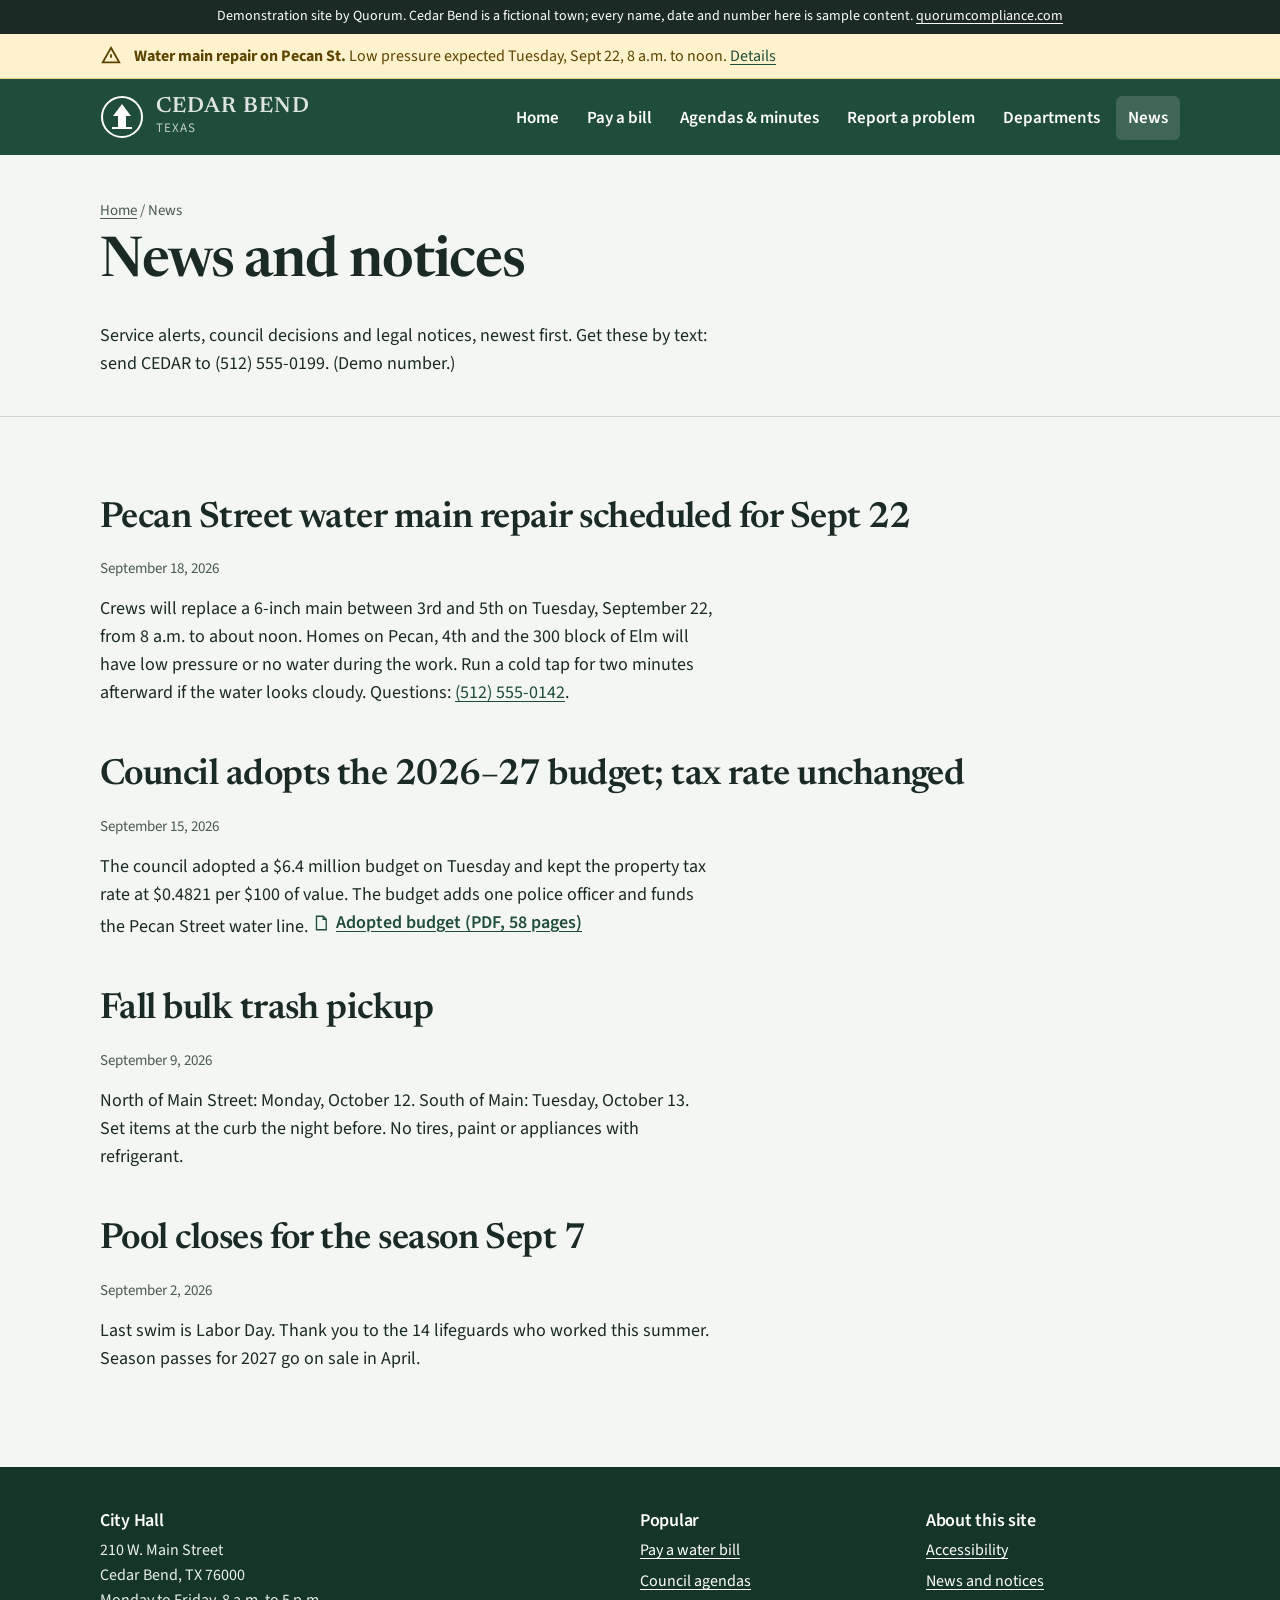
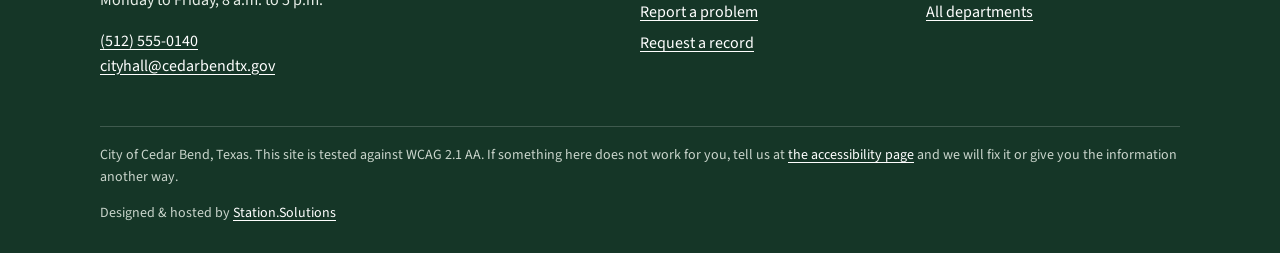
<file: news.html>
<!DOCTYPE html>
<html lang="en">
<head>
<meta charset="utf-8">
<meta name="viewport" content="width=device-width, initial-scale=1">
<title>News and notices | City of Cedar Bend, Texas</title>
<meta name="description" content="News, public notices and service alerts from the City of Cedar Bend.">
<meta name="robots" content="noindex, nofollow">
<link rel="preconnect" href="https://fonts.googleapis.com">
<link rel="preconnect" href="https://fonts.gstatic.com" crossorigin>
<link href="https://fonts.googleapis.com/css2?family=Newsreader:opsz,wght@6..72,600&family=Source+Sans+3:wght@400;600&display=swap" rel="stylesheet">
<link rel="stylesheet" href="assets/site.css">
</head>
<body>
<a class="skip" href="#main">Skip to main content</a>
<aside class="demo" aria-label="Demonstration notice">Demonstration site by Quorum. Cedar Bend is a fictional town; every name, date and number here is sample content. <a href="https://quorumcompliance.com">quorumcompliance.com</a></aside>
<section class="alert" aria-label="Service alert"><div class="wrap"><svg width="22" height="22" viewBox="0 0 24 24" fill="none" stroke="currentColor" stroke-width="2" aria-hidden="true"><path d="M12 3l9 16H3z"/><path d="M12 10v4M12 17h.01"/></svg><span><strong>Water main repair on Pecan St.</strong> Low pressure expected Tuesday, Sept 22, 8 a.m. to noon. <a href="news.html#pecan">Details</a></span></div></section>
<header class="top"><div class="wrap">
  <a class="logo" href="index.html"><svg class="seal" viewBox="0 0 44 44" aria-hidden="true"><circle cx="22" cy="22" r="20" fill="none" stroke="currentColor" stroke-width="2"/><path d="M22 9l9 12h-5v11h-8V21h-5z" fill="currentColor"/><path d="M12 33h20" stroke="currentColor" stroke-width="2"/></svg><span><b>Cedar Bend</b><span>Texas</span></span></a>
  <button class="menu-btn" aria-expanded="false" aria-controls="nav">Menu</button>
  <nav aria-label="Main"><ul class="nav" id="nav"><li><a href="index.html">Home</a></li><li><a href="pay.html">Pay a bill</a></li><li><a href="meetings.html">Agendas & minutes</a></li><li><a href="report.html">Report a problem</a></li><li><a href="departments.html">Departments</a></li><li><a href="news.html" aria-current="page">News</a></li></ul></nav>
</div></header>
<main id="main">

<div class="page-head"><div class="wrap"><div class="crumbs"><a href="index.html">Home</a> / News</div><h1>News and notices</h1><p class="lede">Service alerts, council decisions and legal notices, newest first. Get these by text: send CEDAR to (512) 555-0199. (Demo number.)</p></div></div>
<div class="wrap content">
 <article id="pecan"><h2>Pecan Street water main repair scheduled for Sept 22</h2><p class="small muted"><time datetime="2026-09-18">September 18, 2026</time></p><p>Crews will replace a 6-inch main between 3rd and 5th on Tuesday, September 22, from 8 a.m. to about noon. Homes on Pecan, 4th and the 300 block of Elm will have low pressure or no water during the work. Run a cold tap for two minutes afterward if the water looks cloudy. Questions: <a href="tel:+15125550142">(512) 555-0142</a>.</p></article>
 <article id="budget"><h2>Council adopts the 2026–27 budget; tax rate unchanged</h2><p class="small muted"><time datetime="2026-09-15">September 15, 2026</time></p><p>The council adopted a $6.4 million budget on Tuesday and kept the property tax rate at $0.4821 per $100 of value. The budget adds one police officer and funds the Pecan Street water line. <a class="doc" href="#"><svg viewBox="0 0 24 24" fill="none" stroke="currentColor" stroke-width="1.8" aria-hidden="true"><path d="M6 3h9l4 4v14H6z"/><path d="M15 3v4h4"/></svg> Adopted budget (PDF, 58 pages)</a></p></article>
 <article id="bulk"><h2>Fall bulk trash pickup</h2><p class="small muted"><time datetime="2026-09-09">September 9, 2026</time></p><p>North of Main Street: Monday, October 12. South of Main: Tuesday, October 13. Set items at the curb the night before. No tires, paint or appliances with refrigerant.</p></article>
 <article id="pool"><h2>Pool closes for the season Sept 7</h2><p class="small muted"><time datetime="2026-09-02">September 2, 2026</time></p><p>Last swim is Labor Day. Thank you to the 14 lifeguards who worked this summer. Season passes for 2027 go on sale in April.</p></article>
</div>

</main>
<footer><div class="wrap">
 <div class="fgrid">
  <div><h2>City Hall</h2><p>210 W. Main Street<br>Cedar Bend, TX 76000<br>Monday to Friday, 8 a.m. to 5 p.m.</p><p><a href="tel:+15125550140">(512) 555-0140</a><br><a href="mailto:cityhall@cedarbendtx.gov">cityhall@cedarbendtx.gov</a></p></div>
  <div><h2>Popular</h2><ul><li><a href="pay.html">Pay a water bill</a></li><li><a href="meetings.html">Council agendas</a></li><li><a href="report.html">Report a problem</a></li><li><a href="departments.html#records">Request a record</a></li></ul></div>
  <div><h2>About this site</h2><ul><li><a href="accessibility.html">Accessibility</a></li><li><a href="news.html">News and notices</a></li><li><a href="departments.html">All departments</a></li></ul></div>
 </div>
 <div class="legal">City of Cedar Bend, Texas. This site is tested against WCAG 2.1 AA. If something here does not work for you, tell us at <a href="accessibility.html">the accessibility page</a> and we will fix it or give you the information another way.</div>
 <div class="credit">Designed &amp; hosted by <a href="https://station.solutions/" target="_blank" rel="noopener">Station.Solutions</a></div>
</div></footer>
<script>
(function(){var b=document.querySelector('.menu-btn'),n=document.getElementById('nav');if(!b||!n)return;b.addEventListener('click',function(){var o=n.classList.toggle('open');b.setAttribute('aria-expanded',o?'true':'false');});})();
</script>
</body>
</html>
</file>
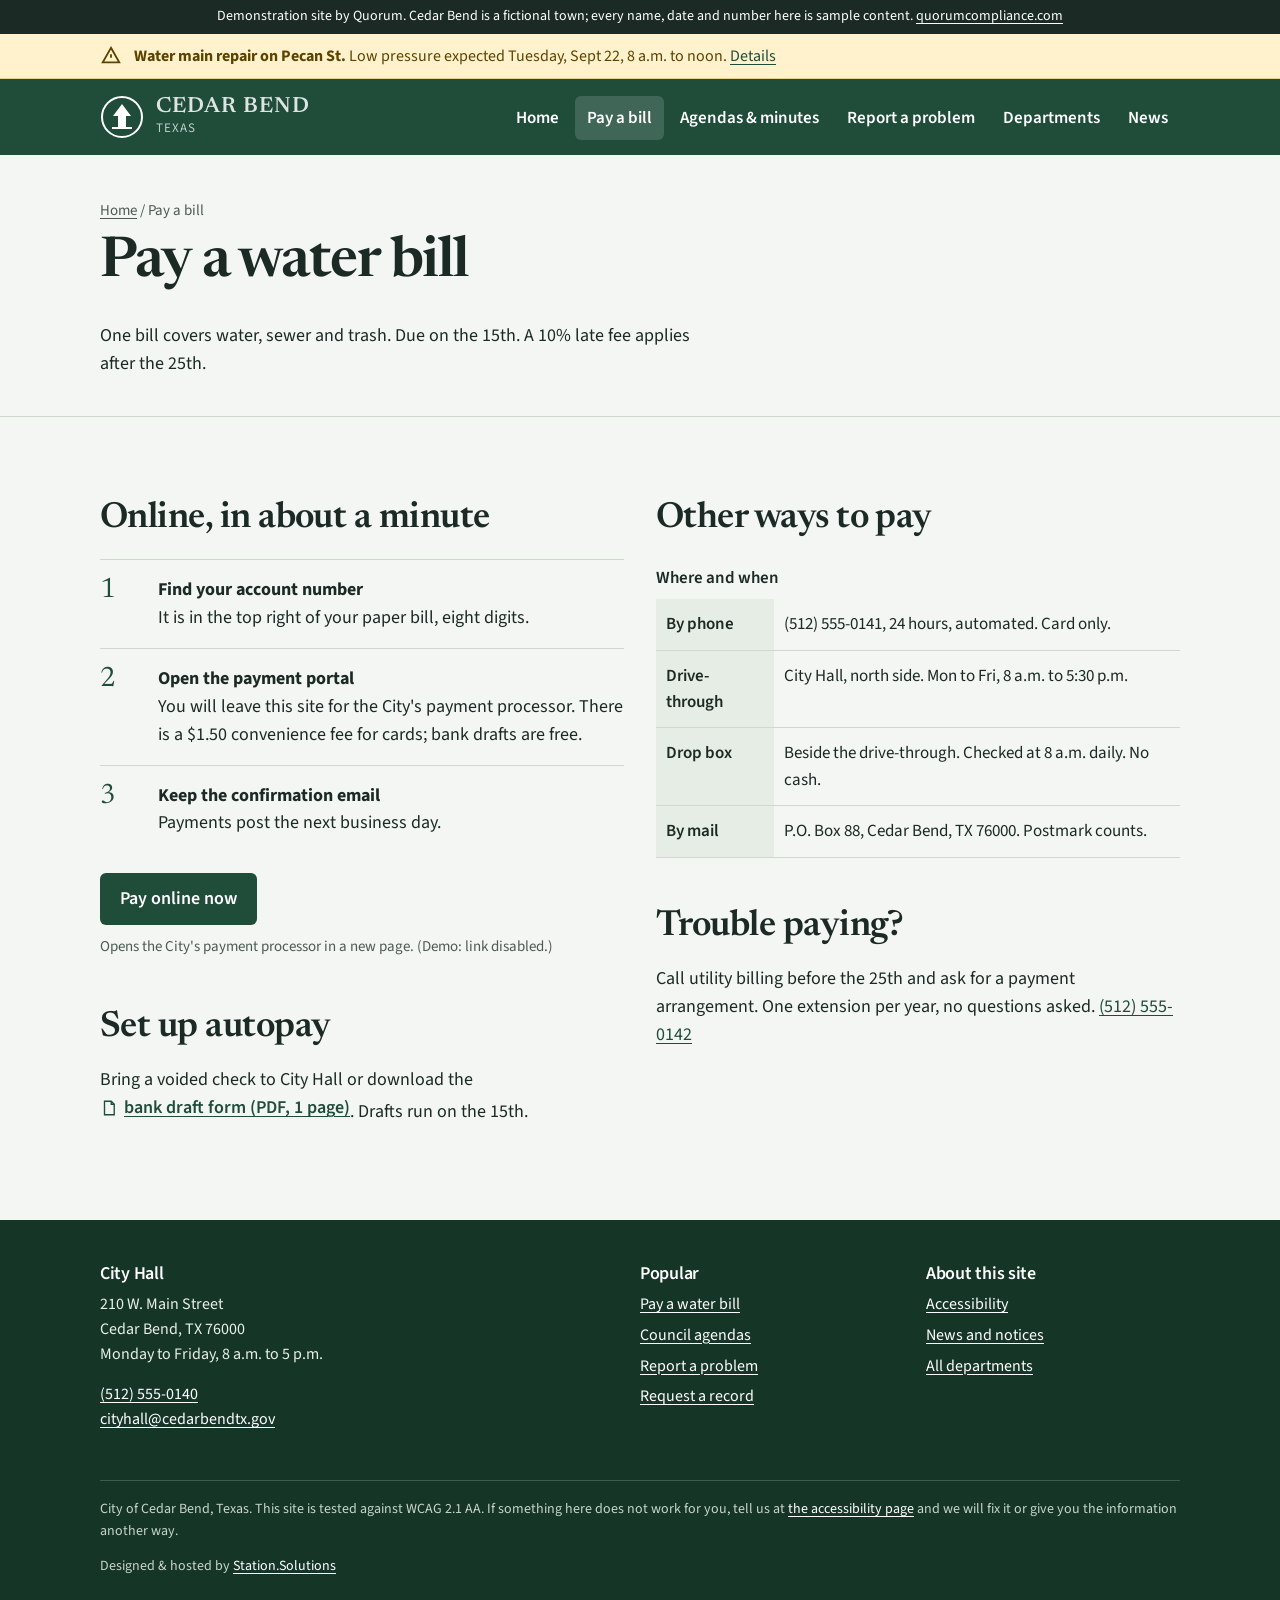
<file: pay.html>
<!DOCTYPE html>
<html lang="en">
<head>
<meta charset="utf-8">
<meta name="viewport" content="width=device-width, initial-scale=1">
<title>Pay a bill | City of Cedar Bend, Texas</title>
<meta name="description" content="Pay your Cedar Bend water, sewer and trash bill online, by phone, by mail or in person.">
<meta name="robots" content="noindex, nofollow">
<link rel="preconnect" href="https://fonts.googleapis.com">
<link rel="preconnect" href="https://fonts.gstatic.com" crossorigin>
<link href="https://fonts.googleapis.com/css2?family=Newsreader:opsz,wght@6..72,600&family=Source+Sans+3:wght@400;600&display=swap" rel="stylesheet">
<link rel="stylesheet" href="assets/site.css">
</head>
<body>
<a class="skip" href="#main">Skip to main content</a>
<aside class="demo" aria-label="Demonstration notice">Demonstration site by Quorum. Cedar Bend is a fictional town; every name, date and number here is sample content. <a href="https://quorumcompliance.com">quorumcompliance.com</a></aside>
<section class="alert" aria-label="Service alert"><div class="wrap"><svg width="22" height="22" viewBox="0 0 24 24" fill="none" stroke="currentColor" stroke-width="2" aria-hidden="true"><path d="M12 3l9 16H3z"/><path d="M12 10v4M12 17h.01"/></svg><span><strong>Water main repair on Pecan St.</strong> Low pressure expected Tuesday, Sept 22, 8 a.m. to noon. <a href="news.html#pecan">Details</a></span></div></section>
<header class="top"><div class="wrap">
  <a class="logo" href="index.html"><svg class="seal" viewBox="0 0 44 44" aria-hidden="true"><circle cx="22" cy="22" r="20" fill="none" stroke="currentColor" stroke-width="2"/><path d="M22 9l9 12h-5v11h-8V21h-5z" fill="currentColor"/><path d="M12 33h20" stroke="currentColor" stroke-width="2"/></svg><span><b>Cedar Bend</b><span>Texas</span></span></a>
  <button class="menu-btn" aria-expanded="false" aria-controls="nav">Menu</button>
  <nav aria-label="Main"><ul class="nav" id="nav"><li><a href="index.html">Home</a></li><li><a href="pay.html" aria-current="page">Pay a bill</a></li><li><a href="meetings.html">Agendas & minutes</a></li><li><a href="report.html">Report a problem</a></li><li><a href="departments.html">Departments</a></li><li><a href="news.html">News</a></li></ul></nav>
</div></header>
<main id="main">

<div class="page-head"><div class="wrap"><div class="crumbs"><a href="index.html">Home</a> / Pay a bill</div><h1>Pay a water bill</h1><p class="lede">One bill covers water, sewer and trash. Due on the 15th. A 10% late fee applies after the 25th.</p></div></div>
<div class="wrap content grid2">
 <div>
  <h2>Online, in about a minute</h2>
  <ol class="steps">
   <li><div><b>Find your account number</b><br>It is in the top right of your paper bill, eight digits.</div></li>
   <li><div><b>Open the payment portal</b><br>You will leave this site for the City's payment processor. There is a $1.50 convenience fee for cards; bank drafts are free.</div></li>
   <li><div><b>Keep the confirmation email</b><br>Payments post the next business day.</div></li>
  </ol>
  <a class="btn" href="#" aria-describedby="ext">Pay online now</a>
  <p id="ext" class="small muted" style="margin-top:10px">Opens the City's payment processor in a new page. (Demo: link disabled.)</p>
  <h2>Set up autopay</h2>
  <p>Bring a voided check to City Hall or download the <a class="doc" href="#"><svg viewBox="0 0 24 24" fill="none" stroke="currentColor" stroke-width="1.8" aria-hidden="true"><path d="M6 3h9l4 4v14H6z"/><path d="M15 3v4h4"/></svg> bank draft form (PDF, 1 page)</a>. Drafts run on the 15th.</p>
 </div>
 <div>
  <h2>Other ways to pay</h2>
  <table><caption>Where and when</caption><tr><th scope="row">By phone</th><td>(512) 555-0141, 24 hours, automated. Card only.</td></tr><tr><th scope="row">Drive-through</th><td>City Hall, north side. Mon to Fri, 8 a.m. to 5:30 p.m.</td></tr><tr><th scope="row">Drop box</th><td>Beside the drive-through. Checked at 8 a.m. daily. No cash.</td></tr><tr><th scope="row">By mail</th><td>P.O. Box 88, Cedar Bend, TX 76000. Postmark counts.</td></tr></table>
  <h2>Trouble paying?</h2>
  <p>Call utility billing before the 25th and ask for a payment arrangement. One extension per year, no questions asked. <a href="tel:+15125550142">(512) 555-0142</a></p>
 </div>
</div>

</main>
<footer><div class="wrap">
 <div class="fgrid">
  <div><h2>City Hall</h2><p>210 W. Main Street<br>Cedar Bend, TX 76000<br>Monday to Friday, 8 a.m. to 5 p.m.</p><p><a href="tel:+15125550140">(512) 555-0140</a><br><a href="mailto:cityhall@cedarbendtx.gov">cityhall@cedarbendtx.gov</a></p></div>
  <div><h2>Popular</h2><ul><li><a href="pay.html">Pay a water bill</a></li><li><a href="meetings.html">Council agendas</a></li><li><a href="report.html">Report a problem</a></li><li><a href="departments.html#records">Request a record</a></li></ul></div>
  <div><h2>About this site</h2><ul><li><a href="accessibility.html">Accessibility</a></li><li><a href="news.html">News and notices</a></li><li><a href="departments.html">All departments</a></li></ul></div>
 </div>
 <div class="legal">City of Cedar Bend, Texas. This site is tested against WCAG 2.1 AA. If something here does not work for you, tell us at <a href="accessibility.html">the accessibility page</a> and we will fix it or give you the information another way.</div>
 <div class="credit">Designed &amp; hosted by <a href="https://station.solutions/" target="_blank" rel="noopener">Station.Solutions</a></div>
</div></footer>
<script>
(function(){var b=document.querySelector('.menu-btn'),n=document.getElementById('nav');if(!b||!n)return;b.addEventListener('click',function(){var o=n.classList.toggle('open');b.setAttribute('aria-expanded',o?'true':'false');});})();
</script>
</body>
</html>
</file>
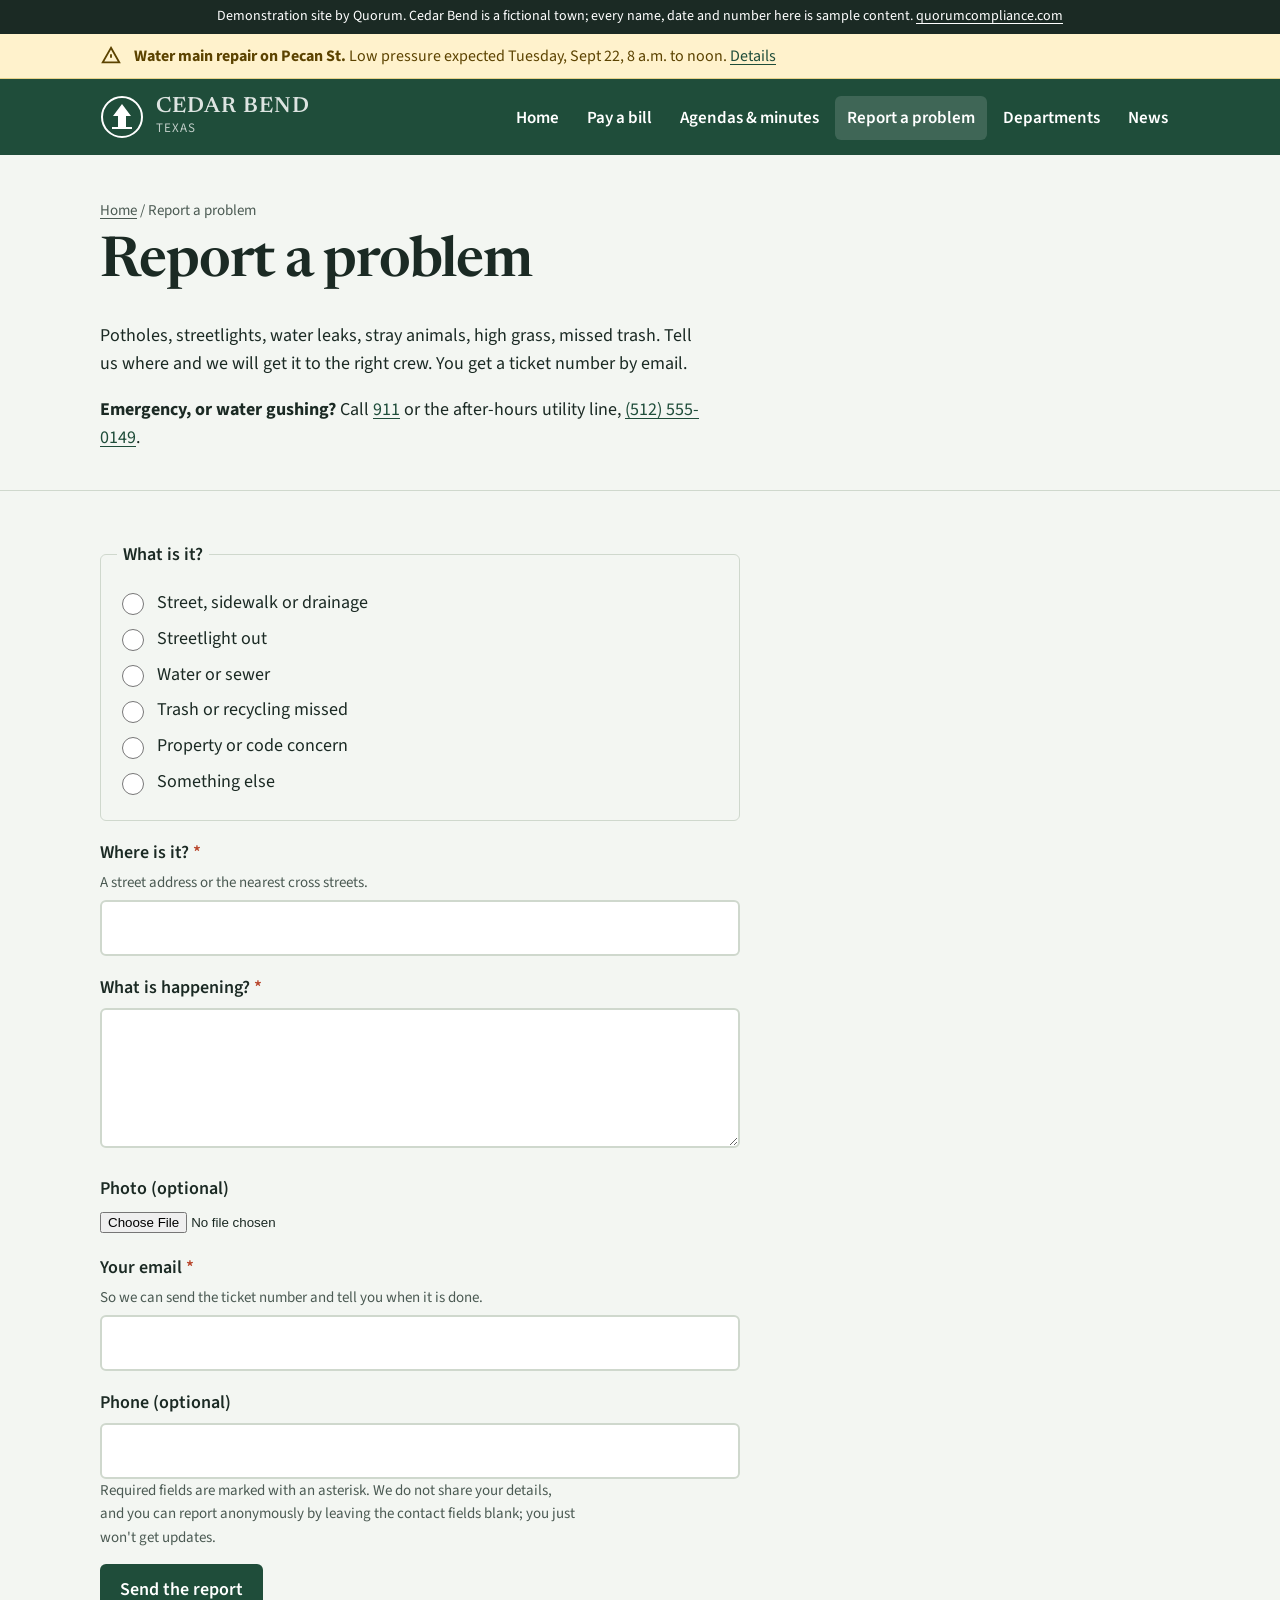
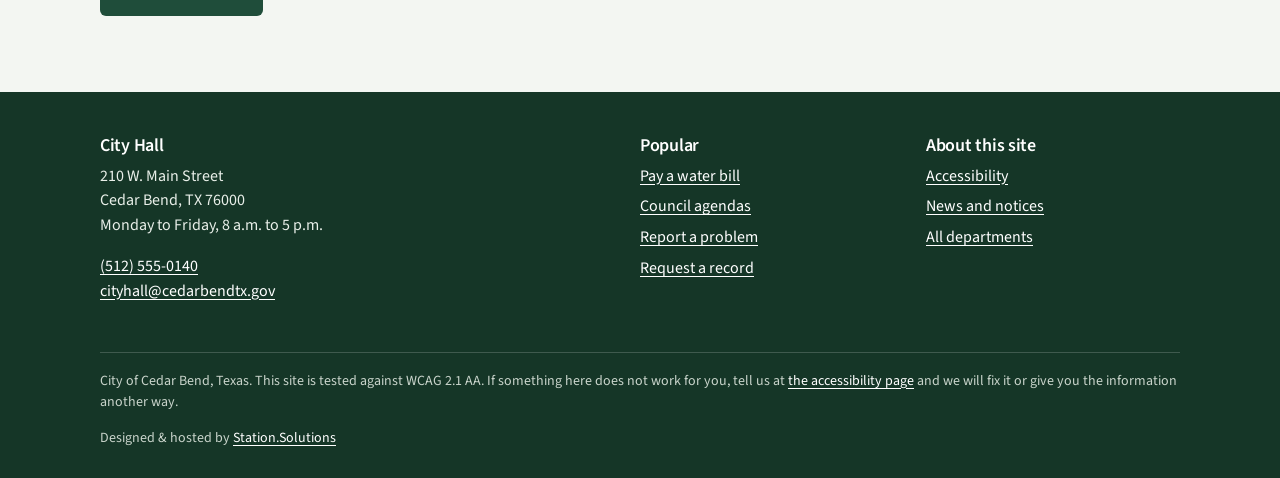
<file: report.html>
<!DOCTYPE html>
<html lang="en">
<head>
<meta charset="utf-8">
<meta name="viewport" content="width=device-width, initial-scale=1">
<title>Report a problem | City of Cedar Bend, Texas</title>
<meta name="description" content="Report a pothole, streetlight, water leak or code concern to the City of Cedar Bend.">
<meta name="robots" content="noindex, nofollow">
<link rel="preconnect" href="https://fonts.googleapis.com">
<link rel="preconnect" href="https://fonts.gstatic.com" crossorigin>
<link href="https://fonts.googleapis.com/css2?family=Newsreader:opsz,wght@6..72,600&family=Source+Sans+3:wght@400;600&display=swap" rel="stylesheet">
<link rel="stylesheet" href="assets/site.css">
</head>
<body>
<a class="skip" href="#main">Skip to main content</a>
<aside class="demo" aria-label="Demonstration notice">Demonstration site by Quorum. Cedar Bend is a fictional town; every name, date and number here is sample content. <a href="https://quorumcompliance.com">quorumcompliance.com</a></aside>
<section class="alert" aria-label="Service alert"><div class="wrap"><svg width="22" height="22" viewBox="0 0 24 24" fill="none" stroke="currentColor" stroke-width="2" aria-hidden="true"><path d="M12 3l9 16H3z"/><path d="M12 10v4M12 17h.01"/></svg><span><strong>Water main repair on Pecan St.</strong> Low pressure expected Tuesday, Sept 22, 8 a.m. to noon. <a href="news.html#pecan">Details</a></span></div></section>
<header class="top"><div class="wrap">
  <a class="logo" href="index.html"><svg class="seal" viewBox="0 0 44 44" aria-hidden="true"><circle cx="22" cy="22" r="20" fill="none" stroke="currentColor" stroke-width="2"/><path d="M22 9l9 12h-5v11h-8V21h-5z" fill="currentColor"/><path d="M12 33h20" stroke="currentColor" stroke-width="2"/></svg><span><b>Cedar Bend</b><span>Texas</span></span></a>
  <button class="menu-btn" aria-expanded="false" aria-controls="nav">Menu</button>
  <nav aria-label="Main"><ul class="nav" id="nav"><li><a href="index.html">Home</a></li><li><a href="pay.html">Pay a bill</a></li><li><a href="meetings.html">Agendas & minutes</a></li><li><a href="report.html" aria-current="page">Report a problem</a></li><li><a href="departments.html">Departments</a></li><li><a href="news.html">News</a></li></ul></nav>
</div></header>
<main id="main">

<div class="page-head"><div class="wrap"><div class="crumbs"><a href="index.html">Home</a> / Report a problem</div><h1>Report a problem</h1><p class="lede">Potholes, streetlights, water leaks, stray animals, high grass, missed trash. Tell us where and we will get it to the right crew. You get a ticket number by email.</p><p><strong>Emergency, or water gushing?</strong> Call <a href="tel:911">911</a> or the after-hours utility line, <a href="tel:+15125550149">(512) 555-0149</a>.</p></div></div>
<div class="wrap content">
 <form class="std" action="#" method="post" novalidate>
  <fieldset><legend>What is it?</legend>
   <div class="choice"><input type="radio" id="t1" name="type" value="street"><label for="t1" style="margin:0;font-weight:400">Street, sidewalk or drainage</label></div>
   <div class="choice"><input type="radio" id="t2" name="type" value="light"><label for="t2" style="margin:0;font-weight:400">Streetlight out</label></div>
   <div class="choice"><input type="radio" id="t3" name="type" value="water"><label for="t3" style="margin:0;font-weight:400">Water or sewer</label></div>
   <div class="choice"><input type="radio" id="t4" name="type" value="trash"><label for="t4" style="margin:0;font-weight:400">Trash or recycling missed</label></div>
   <div class="choice"><input type="radio" id="t5" name="type" value="code"><label for="t5" style="margin:0;font-weight:400">Property or code concern</label></div>
   <div class="choice"><input type="radio" id="t6" name="type" value="other"><label for="t6" style="margin:0;font-weight:400">Something else</label></div>
  </fieldset>
  <label for="where">Where is it? <span class="req" aria-hidden="true">*</span></label>
  <p class="hint" id="where-h">A street address or the nearest cross streets.</p>
  <input id="where" name="where" type="text" required aria-describedby="where-h" autocomplete="street-address">
  <label for="what">What is happening? <span class="req" aria-hidden="true">*</span></label>
  <textarea id="what" name="what" rows="4" required></textarea>
  <label for="photo">Photo (optional)</label>
  <input id="photo" name="photo" type="file" accept="image/*">
  <label for="email">Your email <span class="req" aria-hidden="true">*</span></label>
  <p class="hint" id="email-h">So we can send the ticket number and tell you when it is done.</p>
  <input id="email" name="email" type="email" required aria-describedby="email-h" autocomplete="email">
  <label for="phone">Phone (optional)</label>
  <input id="phone" name="phone" type="tel" autocomplete="tel">
  <p class="small muted">Required fields are marked with an asterisk. We do not share your details, and you can report anonymously by leaving the contact fields blank; you just won't get updates.</p>
  <button class="btn" type="submit">Send the report</button>
 </form>
</div>

</main>
<footer><div class="wrap">
 <div class="fgrid">
  <div><h2>City Hall</h2><p>210 W. Main Street<br>Cedar Bend, TX 76000<br>Monday to Friday, 8 a.m. to 5 p.m.</p><p><a href="tel:+15125550140">(512) 555-0140</a><br><a href="mailto:cityhall@cedarbendtx.gov">cityhall@cedarbendtx.gov</a></p></div>
  <div><h2>Popular</h2><ul><li><a href="pay.html">Pay a water bill</a></li><li><a href="meetings.html">Council agendas</a></li><li><a href="report.html">Report a problem</a></li><li><a href="departments.html#records">Request a record</a></li></ul></div>
  <div><h2>About this site</h2><ul><li><a href="accessibility.html">Accessibility</a></li><li><a href="news.html">News and notices</a></li><li><a href="departments.html">All departments</a></li></ul></div>
 </div>
 <div class="legal">City of Cedar Bend, Texas. This site is tested against WCAG 2.1 AA. If something here does not work for you, tell us at <a href="accessibility.html">the accessibility page</a> and we will fix it or give you the information another way.</div>
 <div class="credit">Designed &amp; hosted by <a href="https://station.solutions/" target="_blank" rel="noopener">Station.Solutions</a></div>
</div></footer>
<script>
(function(){var b=document.querySelector('.menu-btn'),n=document.getElementById('nav');if(!b||!n)return;b.addEventListener('click',function(){var o=n.classList.toggle('open');b.setAttribute('aria-expanded',o?'true':'false');});})();
</script>
</body>
</html>
</file>
<file: assets/site.css>
/* Cedar Bend, TX demo — Quorum town template v0.1
   Tokens named by purpose. Neutrals carry the page; the accent is rationed. */
:root{
  --ink:#1b2a24;            /* body text */
  --ink-soft:#4b5a53;       /* secondary text */
  --paper:#f3f6f2;          /* page background, a whisper of the green */
  --paper-2:#e6ede4;        /* alternate section */
  --line:#cfd8cd;
  --brand:#1f4d3a;          /* civic green: header, buttons */
  --brand-deep:#153627;
  --accent:#b8452b;         /* brick: one or two uses per screen */
  --focus:#0b57d0;
  --ok:#2e6b3f;
  --warn-bg:#fff2cc; --warn-ink:#5c4300;
  --font-display:"Newsreader",Georgia,"Times New Roman",serif;
  --font-body:"Source Sans 3","Segoe UI",Arial,sans-serif;
  --r:6px;
  --max:1120px;
}
*{box-sizing:border-box}
html{scroll-behavior:smooth}
body{margin:0;background:var(--paper);color:var(--ink);font-family:var(--font-body);font-size:18px;line-height:1.55}
img{max-width:100%;display:block}
a{color:var(--brand);text-underline-offset:3px}
a:hover{color:var(--brand-deep)}
:focus-visible{outline:3px solid var(--focus);outline-offset:3px;border-radius:2px}
.skip{position:absolute;left:-999px;top:8px;background:#fff;color:var(--ink);padding:.6rem 1rem;z-index:100;border:2px solid var(--brand)}
.skip:focus{left:8px}
.wrap{max-width:var(--max);margin:0 auto;padding:0 20px}
h1,h2,h3{font-family:var(--font-display);font-weight:600;line-height:1.1;margin:0 0 .5em;color:var(--ink)}
h1{font-size:clamp(34px,5vw,56px);letter-spacing:-0.02em}
h2{font-size:clamp(26px,3.2vw,36px);letter-spacing:-0.015em}
h3{font-size:22px;letter-spacing:-0.005em}
p{margin:0 0 1em;max-width:68ch}
.muted{color:var(--ink-soft)}
.small{font-size:15px}

/* Demo ribbon: honest label, removed on a real build */
.demo{background:var(--ink);color:#fff;font-size:14px;text-align:center;padding:6px 12px}
.demo a{color:#fff}

/* Alert: real semantic state only */
.alert{background:var(--warn-bg);color:var(--warn-ink);border-bottom:1px solid #e6d28a}
.alert .wrap{display:flex;gap:12px;align-items:center;padding:10px 20px;font-size:16px}
.alert svg{flex:none}

/* Header */
.top{background:var(--brand);color:#fff}
.top .wrap{display:flex;align-items:center;justify-content:space-between;gap:16px;min-height:76px}
.logo{display:flex;align-items:center;gap:12px;color:#fff;text-decoration:none}
.logo .seal{width:44px;height:44px}
.logo b{font-family:var(--font-display);font-weight:600;font-size:22px;display:block;line-height:1}
.logo span{font-size:13px;letter-spacing:.08em;text-transform:uppercase;opacity:.85}
.nav{display:flex;gap:4px;list-style:none;margin:0;padding:0}
.nav a{color:#fff;text-decoration:none;padding:10px 12px;border-radius:var(--r);font-weight:600;font-size:17px;white-space:nowrap}
.nav a:hover,.nav a[aria-current]{background:rgba(255,255,255,.14)}
.menu-btn{display:none;background:none;border:2px solid rgba(255,255,255,.5);color:#fff;border-radius:var(--r);padding:8px 12px;font:inherit;font-weight:600}
@media (max-width:1000px){
  .nav{display:none;position:absolute;left:0;right:0;top:100%;background:var(--brand-deep);flex-direction:column;padding:8px 12px 16px;z-index:50}
  .nav.open{display:flex}
  .nav a{padding:14px}
  .menu-btn{display:inline-block}
  .top{position:relative}
}

/* Hero: a question and the four things people come for */
.hero{padding:56px 0 40px}
.hero .lede{font-size:21px;max-width:56ch}
.tasks{display:grid;grid-template-columns:repeat(4,1fr);gap:14px;margin:28px 0 0;padding:0;list-style:none}
.tasks a{display:flex;flex-direction:column;gap:14px;background:#fff;border:1px solid var(--line);border-radius:var(--r);padding:20px;text-decoration:none;color:var(--ink);min-height:150px;transition:transform .12s ease,border-color .12s}
.tasks a:hover{transform:translateY(-2px);border-color:var(--brand)}
.tasks svg{width:30px;height:30px;color:var(--brand)}
.tasks b{font-size:19px;font-weight:600}
.tasks span{font-size:15px;color:var(--ink-soft)}
@media (max-width:820px){.tasks{grid-template-columns:1fr 1fr}}
@media (max-width:440px){.tasks{grid-template-columns:1fr}.tasks a{min-height:0;gap:8px}.tasks svg{width:26px;height:26px}}

/* Search */
.search{display:flex;gap:8px;max-width:560px;margin-top:22px}
.search input{flex:1;font:inherit;padding:12px 14px;border:2px solid var(--line);border-radius:var(--r);background:#fff}
.search input:focus{border-color:var(--brand)}
.btn{display:inline-block;background:var(--brand);color:#fff;font-weight:600;border:0;border-radius:var(--r);padding:12px 20px;font:inherit;font-weight:600;text-decoration:none;cursor:pointer}
.btn:hover{background:var(--brand-deep);color:#fff}
.btn:active{transform:translateY(1px)}
.btn.ghost{background:transparent;color:var(--brand);border:2px solid var(--brand);padding:10px 18px}
.btn.ghost:hover{background:var(--brand);color:#fff}

/* Two column: next meeting + news */
.split{display:grid;grid-template-columns:5fr 7fr;gap:40px;padding-top:40px;padding-bottom:40px}
@media (max-width:820px){.split{grid-template-columns:1fr;gap:28px}}
.card{background:#fff;border:1px solid var(--line);border-radius:var(--r);padding:24px}
.meeting time{font-family:var(--font-display);font-size:30px;display:block;line-height:1.1;margin:4px 0 8px}
.meeting dl{display:grid;grid-template-columns:auto 1fr;gap:6px 14px;margin:16px 0;font-size:16px}
.meeting dt{color:var(--ink-soft)}
.meeting dd{margin:0}
.news{list-style:none;margin:0;padding:0}
.news li{padding:16px 0;border-top:1px solid var(--line)}
.news li:first-child{border-top:0;padding-top:0}
.news time{font-size:15px;color:var(--ink-soft);display:block;margin-bottom:2px}
.news a{font-weight:600;font-size:19px;text-decoration:none}
.news a:hover{text-decoration:underline}

/* Band: alternate, breathing */
.band{background:var(--paper-2);padding:48px 0}
.depts{display:grid;grid-template-columns:repeat(3,1fr);gap:28px 40px;list-style:none;margin:20px 0 0;padding:0}
@media (max-width:820px){.depts{grid-template-columns:1fr 1fr}}
@media (max-width:520px){.depts{grid-template-columns:1fr}}
.depts b{display:block;font-size:19px}
.depts span{color:var(--ink-soft);font-size:16px}
.depts a{text-decoration:none}
.depts a:hover b{text-decoration:underline}

/* Hours strip: real, useful */
.hours{display:flex;flex-wrap:wrap;gap:12px 40px;padding-top:28px;padding-bottom:28px;font-size:17px}
.hours div b{display:block}

/* Page header for inner pages */
.page-head{padding:44px 0 20px;border-bottom:1px solid var(--line)}
.crumbs{font-size:15px;color:var(--ink-soft);margin-bottom:10px}
.crumbs a{color:inherit}
.content{padding-top:32px;padding-bottom:56px}
.content h2{margin-top:1.4em}
.grid2{display:grid;grid-template-columns:1fr 1fr;gap:32px}
@media (max-width:820px){.grid2{grid-template-columns:1fr}}

/* Tables (agendas) */
table{width:100%;border-collapse:collapse;font-size:17px;margin:12px 0 24px}
th,td{text-align:left;padding:12px 10px;border-bottom:1px solid var(--line);vertical-align:top}
th{font-weight:600;background:var(--paper-2)}
caption{text-align:left;font-weight:600;padding:8px 0;caption-side:top}
.doc{display:inline-flex;align-items:center;gap:6px;text-decoration:underline;text-underline-offset:3px;font-weight:600}
.doc svg{width:18px;height:18px}
.tag{display:inline-block;font-size:13px;font-weight:600;letter-spacing:.06em;text-transform:uppercase;padding:2px 8px;border-radius:999px;background:var(--paper-2);color:var(--ink-soft)}
.tag.ok{background:#dfeee3;color:var(--ok)}

/* Forms */
form.std{max-width:640px}
label{display:block;font-weight:600;margin:18px 0 6px}
.hint{font-size:15px;color:var(--ink-soft);margin:-2px 0 6px;font-weight:400}
input[type=text],input[type=email],input[type=tel],select,textarea{width:100%;font:inherit;padding:12px 14px;border:2px solid var(--line);border-radius:var(--r);background:#fff}
input:focus,select:focus,textarea:focus{border-color:var(--brand);outline:3px solid var(--focus);outline-offset:2px}
fieldset{border:1px solid var(--line);border-radius:var(--r);padding:12px 16px 16px;margin:18px 0}
legend{font-weight:600;padding:0 6px}
.choice{display:flex;gap:10px;align-items:center;font-weight:400;margin:8px 0}
.choice input{width:22px;height:22px}
.error{color:var(--accent);font-size:15px;margin-top:6px}
.req{color:var(--accent)}

/* Steps (pay page) */
.steps{counter-reset:s;list-style:none;padding:0;margin:20px 0}
.steps li{counter-increment:s;display:grid;grid-template-columns:44px 1fr;gap:14px;padding:16px 0;border-top:1px solid var(--line)}
.steps li::before{content:counter(s);font-family:var(--font-display);font-size:28px;color:var(--brand);line-height:1}

/* Footer */
footer{background:var(--brand-deep);color:#e9efe9;padding:44px 0 28px;margin-top:20px;font-size:16px}
footer a{color:#fff}
.fgrid{display:grid;grid-template-columns:2fr 1fr 1fr;gap:32px}
@media (max-width:820px){.fgrid{grid-template-columns:1fr}}
footer h2{color:#fff;font-size:18px;font-family:var(--font-body);font-weight:600;margin:0 0 8px}
footer ul{list-style:none;margin:0;padding:0}
footer li{margin:6px 0}
.legal{border-top:1px solid rgba(255,255,255,.18);margin-top:32px;padding-top:18px;font-size:14px;color:#c9d4cb}
.credit{margin-top:14px;font-size:14px;color:#c9d4cb}
@media print{.top,.demo,.alert,footer,.menu-btn{display:none}}

@media (max-width:640px){table{display:block;overflow-x:auto;-webkit-overflow-scrolling:touch}}
</file>
